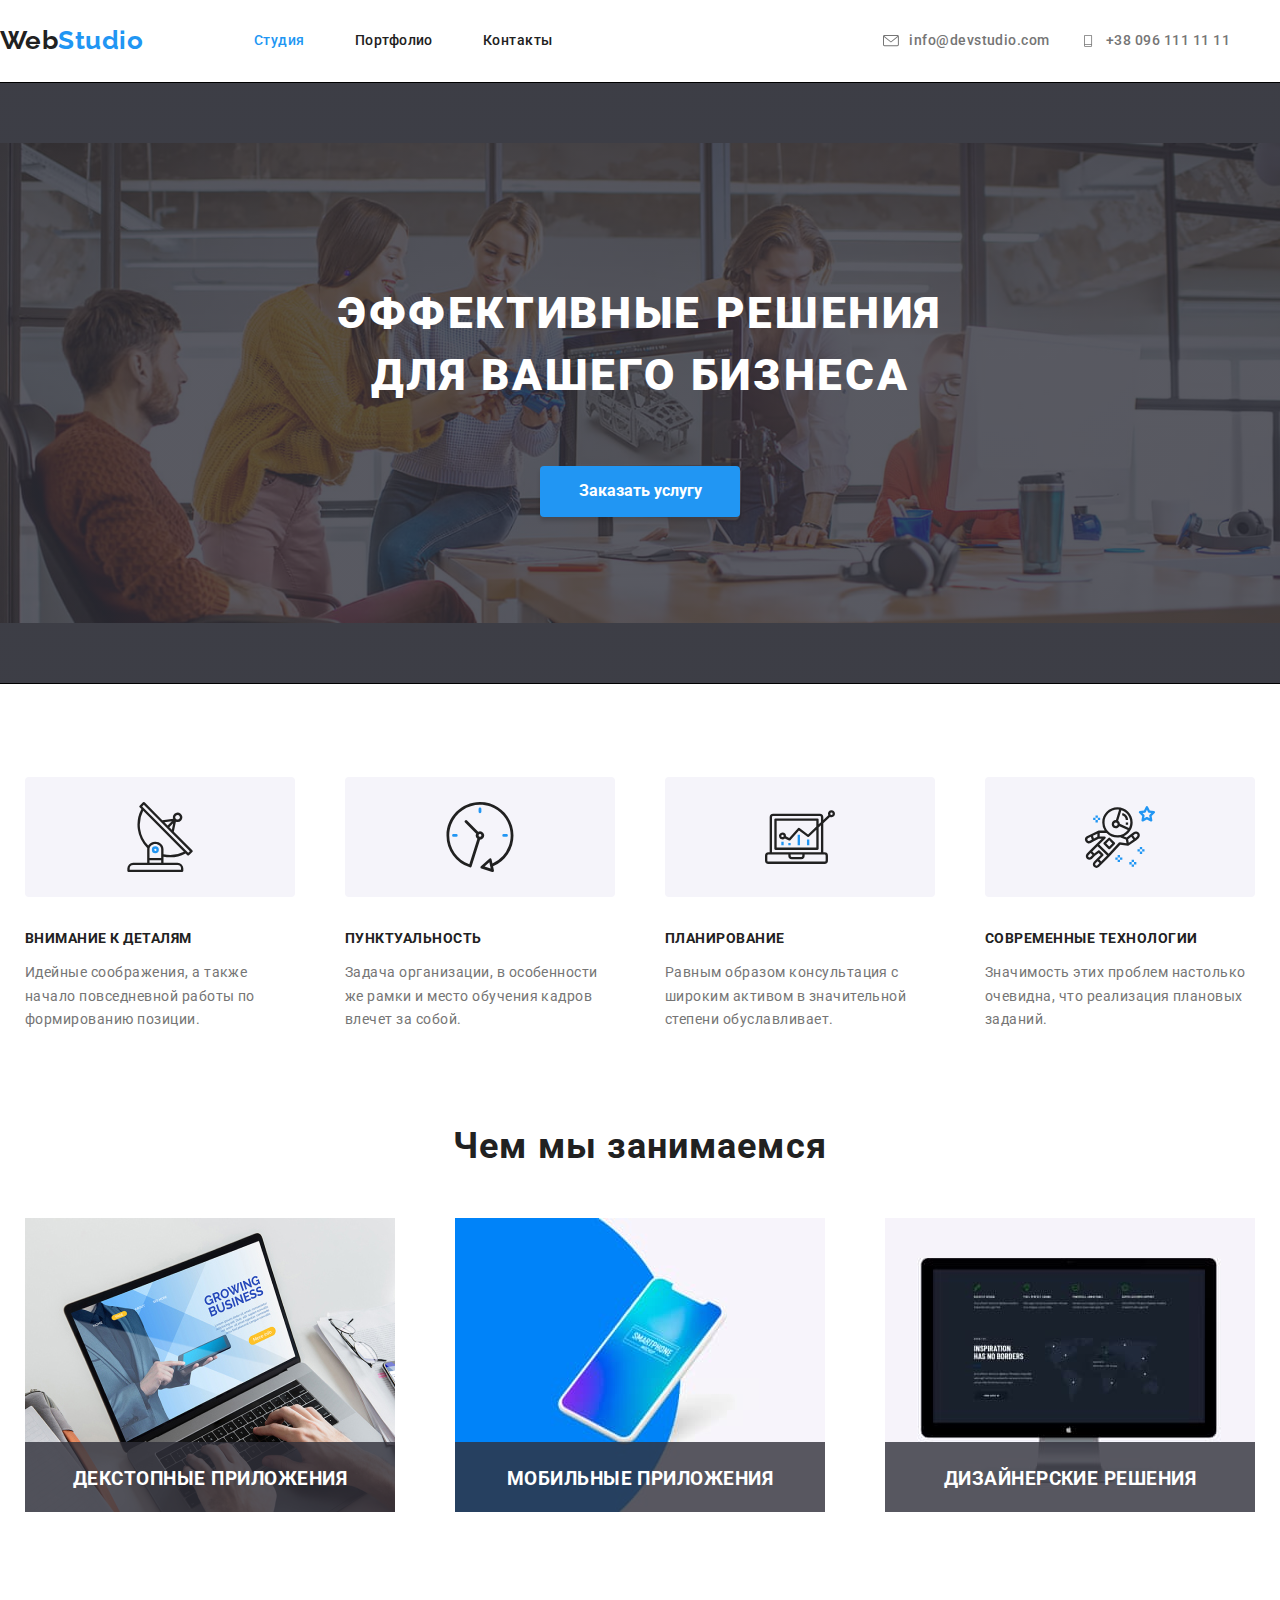
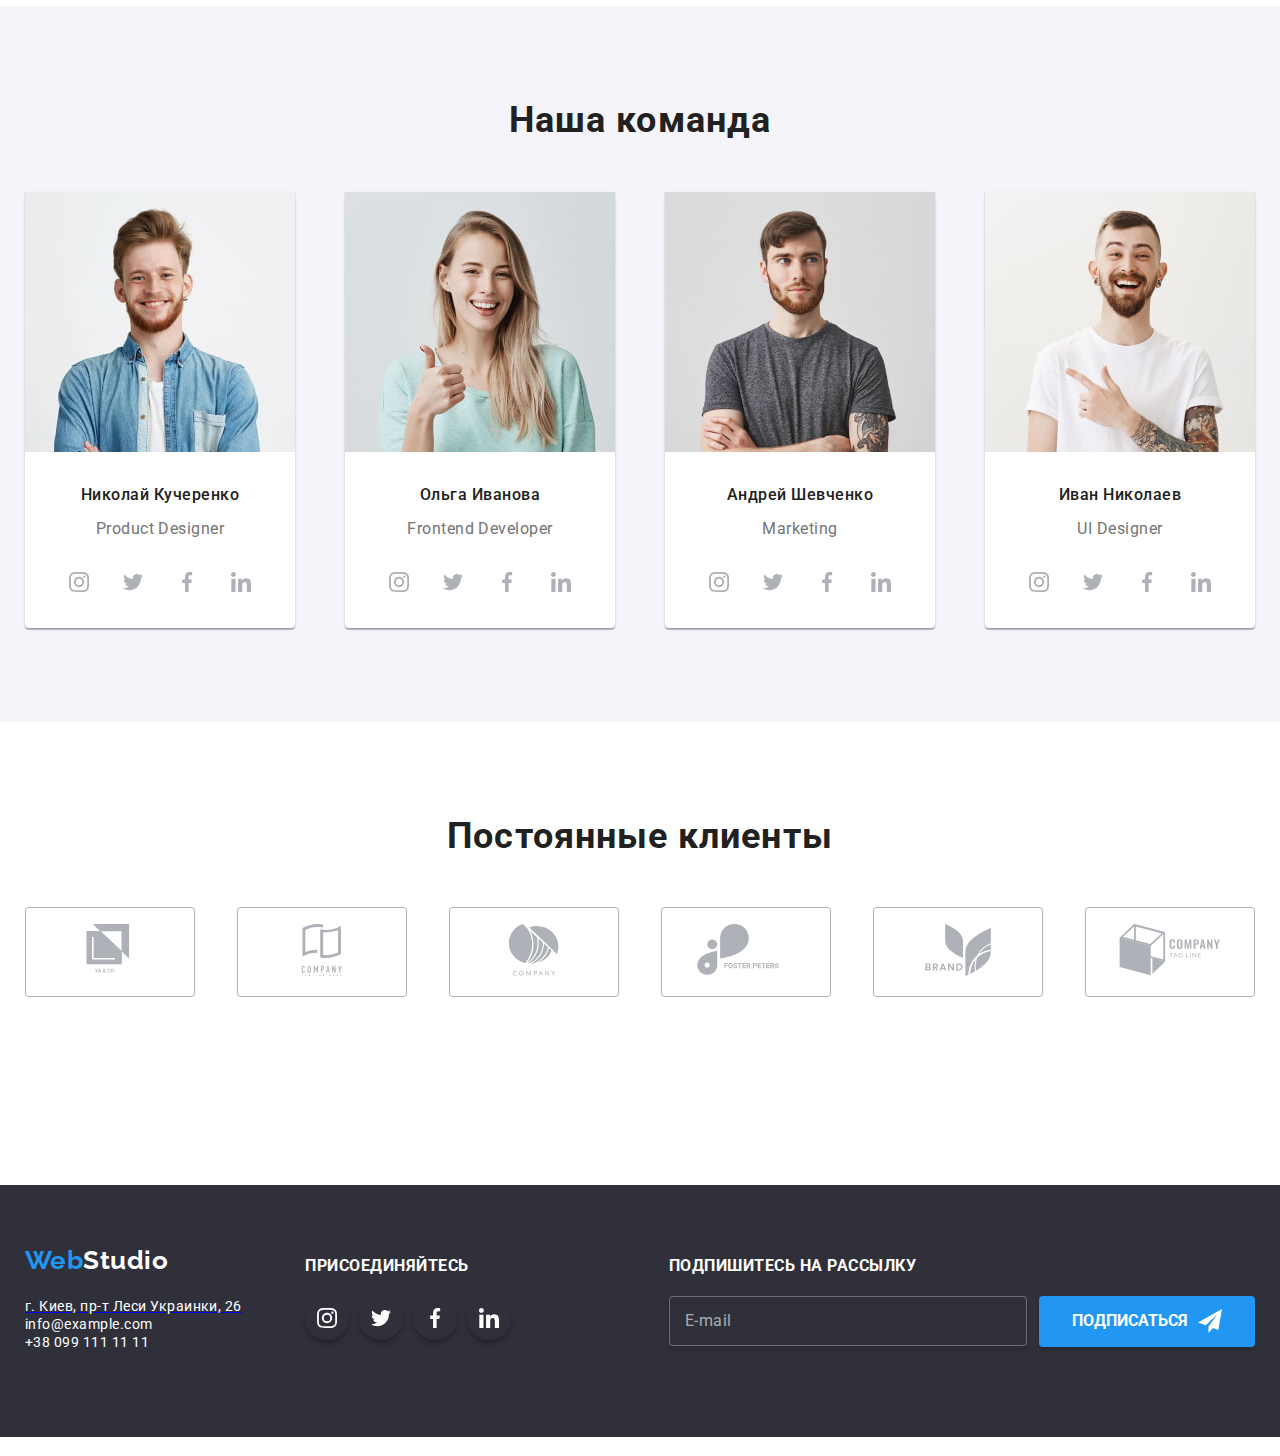
<file: index.html>
<!DOCTYPE html>
<html lang="en">
  <head>
    <meta charset="UTF-8" />
    <meta name="viewport" content="width=device-width, initial-scale=1.0" />
    <title>Web Studio</title>
    <link
      href="https://fonts.googleapis.com/css2?family=Raleway:wght@700&family=Roboto:wght@400;500;700;900&display=swap"
      rel="stylesheet"
    />
    <link
      rel="stylesheet"
      href="https://cdnjs.cloudflare.com/ajax/libs/modern-normalize/0.6.0/modern-normalize.min.css"
    />
    <link rel="stylesheet" href="./css/main.min.css" />
  </head>

  <body>
    <!-- Шапка сайта-->
    <header class="page-header">
      <div class="container main-nav">
        <div>
          <a href="./" class="logo"><span> Web</span> Studio</a>
        </div>
        <nav class="for-logo">
          <ul class="site-nav">
            <li class="item"><a href="" class="link-current">Студия</a></li>
            <li class="item">
              <a href="./portfolio.html" class="link">Портфолио</a>
            </li>
            <li class="item"><a href="" class="link">Контакты</a></li>
          </ul>
        </nav>
        <!-- КОНТАКТЫ-->
        <address>
          <ul class="auth-nav">
            <li class="item">
              <a href="mailto:info@devstudio.com">
                <div class="e-mail">
                  <svg class="auth-nav-icon">
                    <use href="./images/symbol-defs.svg#icon-envelope"></use>
                  </svg>
                  info@devstudio.com
                </div>
              </a>
            </li>

            <li class="item">
              <a href="tel:+380961111111">
                <div class="e-mail">
                  <svg class="auth-nav-icon">
                    <use href="./images/symbol-defs.svg#icon-phone"></use>
                  </svg>
                  +38 096 111 11 11
                </div>
              </a>
            </li>
          </ul>
        </address>
      </div>
    </header>

    <!--Герой-->

    <section class="hero">
      <div class="overlay">
        <div class="hero-text">
          <div class="hero-title-box">
            <h1 class="hero-title">
              Эффективные решения <br />
              для вашего бизнеса
            </h1>
          </div>
          <button class="primary-button" data-modal-open>
            Заказать услугу
          </button>
        </div>
      </div>
    </section>

    <!--Секция "Наши качества" без заголовка-->
    <section class="feature-section">
      <div class="container">
        <h2 class="section-title visually-hidden">Наши качества</h2>
        <ul class="feature-list">
          <li class="item">
            <div class="in-box">
              <svg class="in-box-icon">
                <use href="./images/symbol-defs.svg#icon-antenna1"></use>
              </svg>
            </div>

            <h3 class="title">ВНИМАНИЕ К ДЕТАЛЯМ</h3>
            <p class="description">
              Идейные соображения, а также начало повседневной работы по
              формированию позиции.
            </p>
          </li>

          <li class="item">
            <div class="in-box">
              <svg class="in-box-icon">
                <use href="./images/symbol-defs.svg#icon-clock1"></use>
              </svg>
            </div>
            <h3 class="title">ПУНКТУАЛЬНОСТЬ</h3>
            <p class="description">
              Задача организации, в особенности же рамки и место обучения кадров
              влечет за собой.
            </p>
          </li>

          <li class="item">
            <div class="in-box">
              <svg class="in-box-icon">
                <use href="./images/symbol-defs.svg#icon-diagram1"></use>
              </svg>
            </div>
            <h3 class="title">ПЛАНИРОВАНИЕ</h3>
            <p class="description">
              Равным образом консультация с широким активом в значительной
              степени обуславливает.
            </p>
          </li>

          <li class="item">
            <div class="in-box">
              <svg class="in-box-icon">
                <use href="./images/symbol-defs.svg#icon-astronaut1"></use>
              </svg>
            </div>
            <h3 class="title">СОВРЕМЕННЫЕ ТЕХНОЛОГИИ</h3>
            <p class="description">
              Значимость этих проблем настолько очевидна, что реализация
              плановых заданий.
            </p>
          </li>
        </ul>
      </div>
    </section>

    <!--Секция "Чем мы занимаемся"-->
    <section class="section">
      <div class="container">
        <h2 class="section-title">Чем мы занимаемся</h2>

        <ul class="actions-doing">
          <li class="element element1">
            <h3 class="title-activities">ДЕКСТОПНЫЕ ПРИЛОЖЕНИЯ</h3>
          </li>

          <li class="element element2">
            <h3 class="title-activities">МОБИЛЬНЫЕ ПРИЛОЖЕНИЯ</h3>
          </li>

          <li class="element element3">
            <h3 class="title-activities">ДИЗАЙНЕРСКИЕ РЕШЕНИЯ</h3>
          </li>
        </ul>
      </div>
    </section>

    <!--Секция "Наша команда"-->
    <section class="section-grey">
      <div class="container">
        <h2 class="section-title">Наша команда</h2>
        <ul class="team">
          <li class="card">
            <img src="./images/team1.jpg" alt="" />
            <p class="name"><b>Николай Кучеренко</b></p>
            <p class="position">Product Designer</p>
            <ul class="actions-team">
              <li>
                <a href="">
                  <div class="team-social">
                    <svg class="social-icon">
                      <use href="./images/symbol-defs.svg#icon-instagram"></use>
                    </svg>
                  </div>
                </a>
              </li>

              <li>
                <a href="">
                  <div class="team-social">
                    <svg class="social-icon">
                      <use href="./images/symbol-defs.svg#icon-twitter"></use>
                    </svg>
                  </div>
                </a>
              </li>
              <li>
                <a href="">
                  <div class="team-social">
                    <svg class="social-icon">
                      <use href="./images/symbol-defs.svg#icon-facebook"></use>
                    </svg>
                  </div>
                </a>
              </li>
              <li>
                <a href="">
                  <div class="team-social">
                    <svg class="social-icon">
                      <use href="./images/symbol-defs.svg#icon-linkedin"></use>
                    </svg>
                  </div>
                </a>
              </li>
            </ul>
          </li>

          <li class="card">
            <img src="./images/team2.jpg" alt="" />
            <p class="name"><b>Ольга Иванова</b></p>
            <p class="position">Frontend Developer</p>
            <ul class="actions-team">
              <li>
                <a href="">
                  <div class="team-social">
                    <svg class="social-icon">
                      <use href="./images/symbol-defs.svg#icon-instagram"></use>
                    </svg>
                  </div>
                </a>
              </li>
              <li>
                <a href="">
                  <div class="team-social">
                    <svg class="social-icon">
                      <use href="./images/symbol-defs.svg#icon-twitter"></use>
                    </svg>
                  </div>
                </a>
              </li>
              <li>
                <a href="">
                  <div class="team-social">
                    <svg class="social-icon">
                      <use href="./images/symbol-defs.svg#icon-facebook"></use>
                    </svg>
                  </div>
                </a>
              </li>
              <li>
                <a href="">
                  <div class="team-social">
                    <svg class="social-icon">
                      <use href="./images/symbol-defs.svg#icon-linkedin"></use>
                    </svg>
                  </div>
                </a>
              </li>
            </ul>
          </li>

          <li class="card">
            <img src="./images/team3.jpg" alt="" />
            <p class="name"><b>Андрей Шевченко</b></p>
            <p class="position">Marketing</p>
            <ul class="actions-team">
              <li>
                <a href="">
                  <div class="team-social">
                    <svg class="social-icon">
                      <use href="./images/symbol-defs.svg#icon-instagram"></use>
                    </svg>
                  </div>
                </a>
              </li>
              <li>
                <a href="">
                  <div class="team-social">
                    <svg class="social-icon">
                      <use href="./images/symbol-defs.svg#icon-twitter"></use>
                    </svg>
                  </div>
                </a>
              </li>
              <li>
                <a href="">
                  <div class="team-social">
                    <svg class="social-icon">
                      <use href="./images/symbol-defs.svg#icon-facebook"></use>
                    </svg>
                  </div>
                </a>
              </li>
              <li>
                <a href="">
                  <div class="team-social">
                    <svg class="social-icon">
                      <use href="./images/symbol-defs.svg#icon-linkedin"></use>
                    </svg>
                  </div>
                </a>
              </li>
            </ul>
          </li>

          <li class="card">
            <img src="./images/team4.jpg" alt="" />
            <p class="name"><b>Иван Николаев</b></p>
            <p class="position">UI Designer</p>
            <ul class="actions-team">
              <li>
                <a href="">
                  <div class="team-social">
                    <svg class="social-icon">
                      <use href="./images/symbol-defs.svg#icon-instagram"></use>
                    </svg>
                  </div>
                </a>
              </li>
              <li>
                <a href="">
                  <div class="team-social">
                    <svg class="social-icon">
                      <use href="./images/symbol-defs.svg#icon-twitter"></use>
                    </svg>
                  </div>
                </a>
              </li>
              <li>
                <a href="">
                  <div class="team-social">
                    <svg class="social-icon">
                      <use href="./images/symbol-defs.svg#icon-facebook"></use>
                    </svg>
                  </div>
                </a>
              </li>
              <li>
                <a href="">
                  <div class="team-social">
                    <svg class="social-icon">
                      <use href="./images/symbol-defs.svg#icon-linkedin"></use>
                    </svg>
                  </div>
                </a>
              </li>
            </ul>
          </li>
        </ul>
      </div>
    </section>

    <!--Секция "Постоянные клиенты"-->
    <section class="section">
      <div class="container">
        <h2 class="section-title">Постоянные клиенты</h2>
        <ul class="clients-logo">
          <li class="ellement">
            <a href="">
              <svg class="logo-item">
                <use href="./images/symbol-defs.svg#icon-logo1"></use>
              </svg>
            </a>
          </li>
          <li class="ellement">
            <a href="">
              <svg class="logo-item">
                <use href="./images/symbol-defs.svg#icon-logo2"></use>
              </svg>
            </a>
          </li>
          <li class="ellement">
            <a href="">
              <svg class="logo-item">
                <use href="./images/symbol-defs.svg#icon-logo3"></use>
              </svg>
            </a>
          </li>
          <li class="ellement">
            <a href="">
              <svg class="logo-item">
                <use href="./images/symbol-defs.svg#icon-logo4"></use>
              </svg>
            </a>
          </li>
          <li class="ellement">
            <a href="">
              <svg class="logo-item">
                <use href="./images/symbol-defs.svg#icon-logo5"></use>
              </svg>
            </a>
          </li>
          <li class="ellement">
            <a href="">
              <svg class="logo-item">
                <use href="./images/symbol-defs.svg#icon-logo6"></use>
              </svg>
            </a>
          </li>
        </ul>
      </div>
    </section>

    <!--Footer-->

    <!--Контакты-->
    <section class="footer-background">
      <div class="container footer">
        <div class="footer-color">
          <div class="footer-logo">
            <a href="/" class="logo">
              <span class="web"> Web</span>
              <span class="logo-studio"> Studio</span>
            </a>
          </div>
          <div>
            <ul class="footer-contacts">
              <li>
                <a
                  href="https://www.google.com/maps/place/%D0%B1%D1%83%D0%BB.+%D0%9B%D0%B5%D1%81%D0%B8+%D0%A3%D0%BA%D1%80%D0%B0%D0%B8%D0%BD%D0%BA%D0%B8,+26,+%D0%9A%D0%B8%D0%B5%D0%B2,+02000/data=!4m2!3m1!1s0x40d4cf0e033ecbe9:0x57a4dffefec77da0?sa=X&ved=2ahUKEwil2_LGnePpAhUHx4sKHc13CLYQ8gEwAHoECAsQAQ"
                >
                  <span class="footer-text"
                    >г. Киев, пр-т Леси Украинки, 26</span
                  >
                </a>
              </li>

              <li>
                <a href="mailto:info@example.com" class="footer-text"
                  >info@example.com
                </a>
              </li>

              <li>
                <a href="tel:+380961111111" class="footer-text">
                  +38 099 111 11 11</a
                >
              </li>
            </ul>
          </div>
        </div>

        <!--Присоединяйтесь-->
        <div class="middle">
          <h4 class="footer-color-middle">ПРИСОЕДИНЯЙТЕСЬ</h4>
          <ul class="social-footer-box">
            <li class="s-element">
              <a href="">
                <div class="footer-social">
                  <svg class="footer-social-icon">
                    <use href="./images/symbol-defs.svg#icon-instagram"></use>
                  </svg>
                </div>
              </a>
            </li>
            <li class="s-element">
              <a href="">
                <div class="footer-social">
                  <svg class="footer-social-icon">
                    <use href="./images/symbol-defs.svg#icon-twitter"></use>
                  </svg>
                </div>
              </a>
            </li>
            <li class="s-element">
              <a href="">
                <div class="footer-social">
                  <svg class="footer-social-icon">
                    <use href="./images/symbol-defs.svg#icon-facebook"></use>
                  </svg>
                </div>
              </a>
            </li>
            <li>
              <a href="">
                <div class="footer-social">
                  <svg class="footer-social-icon">
                    <use href="./images/symbol-defs.svg#icon-linkedin"></use>
                  </svg>
                </div>
              </a>
            </li>
          </ul>
        </div>

        <!--Подпишитесь на рассылку-->
        <form class="footer-color-last">
          <h4 class="footer-color-middle">ПОДПИШИТЕСЬ НА РАССЫЛКУ</h4>
          <div class="form">
            <div class="form-element">
              <input
                class="for-mail"
                type="text"
                id="e-mail"
                name="e-mail"
                placeholder=" "
              />
              <label class="for-mail-text" for="e-mail">E-mail</label>
            </div>

            <div class="form-element">
              <button class="primary-button subscribe">
                ПОДПИСАТЬСЯ
                <svg class="icon-send">
                  <use href="./images/symbol-defs.svg#icon-icon-send"></use>
                </svg>
              </button>
            </div>
          </div>
        </form>
      </div>
    </section>

    <!-- Модальное окно -->
    <form class="form js-speaker-form">
      <div class="backdrop is-hidden" data-modal>
        <div class="modal">
          <button class="close-button" data-modal-close></button>

          <p class="text-modal-header">
            Оставьте свои данные, мы вам перезвоним
          </p>

          <div class="form-field">
            <input
              type="text"
              class="form-input"
              name="name"
              id="name"
              placeholder=" "
              autofocus
            />
            <label for="name" class="form-label">Имя</label>

            <svg
              width="12"
              height="12"
              viewBox="0 0 12 12"
              xmlns="http://www.w3.org/2000/svg"
              class="person-icon"
            >
              <path
                d="M6 6C7.6575 6 9 4.6575 9 3C9 1.3425 7.6575 0 6 0C4.3425 0 3 1.3425 3 3C3 4.6575 4.3425 6 6 6ZM6 7.5C3.9975 7.5 0 8.505 0 10.5V11.25C0 11.6625 0.3375 12 0.75 12H11.25C11.6625 12 12 11.6625 12 11.25V10.5C12 8.505 8.0025 7.5 6 7.5Z"
              />
            </svg>
          </div>

          <div class="form-field">
            <input
              type="tel"
              class="form-input"
              name="tel"
              id="tel"
              placeholder=" "
            />
            <label for="tel" class="form-label">Телефон</label>
            <svg
              width="18"
              height="18"
              viewBox="0 0 18 18"
              xmlns="http://www.w3.org/2000/svg"
              class="person-icon"
            >
              <path
                d="M13.996 11.1226L12.1579 10.9127C11.7164 10.8621 11.2822 11.0141 10.9711 11.3252L9.63948 12.6568C7.59147 11.6147 5.91254 9.94301 4.87044 7.88775L6.20925 6.54894C6.52043 6.23775 6.6724 5.80355 6.62174 5.3621L6.41188 3.53842C6.32504 2.8075 5.70991 2.2575 4.97176 2.2575H3.71979C2.90203 2.2575 2.22178 2.93776 2.27243 3.75552C2.65598 9.93577 7.59871 14.8713 13.7717 15.2548C14.5894 15.3055 15.2697 14.6252 15.2697 13.8075V12.5555C15.2769 11.8246 14.7269 11.2095 13.996 11.1226Z"
              />
            </svg>
          </div>

          <div class="form-field">
            <input
              type="email"
              class="form-input"
              name="mail"
              id="mail"
              placeholder=" "
            />
            <label for="mail" class="form-label">Почта</label>
            <svg
              width="18"
              height="18"
              viewBox="0 0 18 18"
              xmlns="http://www.w3.org/2000/svg"
              class="person-icon"
            >
              <path
                d="M15 3H3C2.175 3 1.5075 3.675 1.5075 4.5L1.5 13.5C1.5 14.325 2.175 15 3 15H15C15.825 15 16.5 14.325 16.5 13.5V4.5C16.5 3.675 15.825 3 15 3ZM14.7 6.1875L9.3975 9.5025C9.1575 9.6525 8.8425 9.6525 8.6025 9.5025L3.3 6.1875C3.1125 6.0675 3 5.865 3 5.6475C3 5.145 3.5475 4.845 3.975 5.1075L9 8.25L14.025 5.1075C14.4525 4.845 15 5.145 15 5.6475C15 5.865 14.8875 6.0675 14.7 6.1875Z"
              />
            </svg>
          </div>

          <div class="form-field">
            <textarea
              class="form-comment"
              name="comment"
              id="comment"
              rows="8"
              placeholder=" "
            ></textarea>
            <label for="comment" class="comment-label">Комментарий</label>
          </div>

          <div class="form-field">
            <label class="label-check">
              <input
                class="checkbox"
                type="checkbox"
                name="policy"
                value="accept"
              />
              <span class="checkbox-icon"></span>
              <span class="check-text">Соглашаюсь с рассылкой и принимаю</span>
              <a class="check-text accept-contract" href="">Условия договора</a>
            </label>
          </div>

          <div>
            <button type="submit" class="modal-button" data-modal-close>
              Отправить
            </button>
          </div>
        </div>
      </div>
    </form>

    <script src="./js/modal.js"></script>
  </body>
</html>
</file>
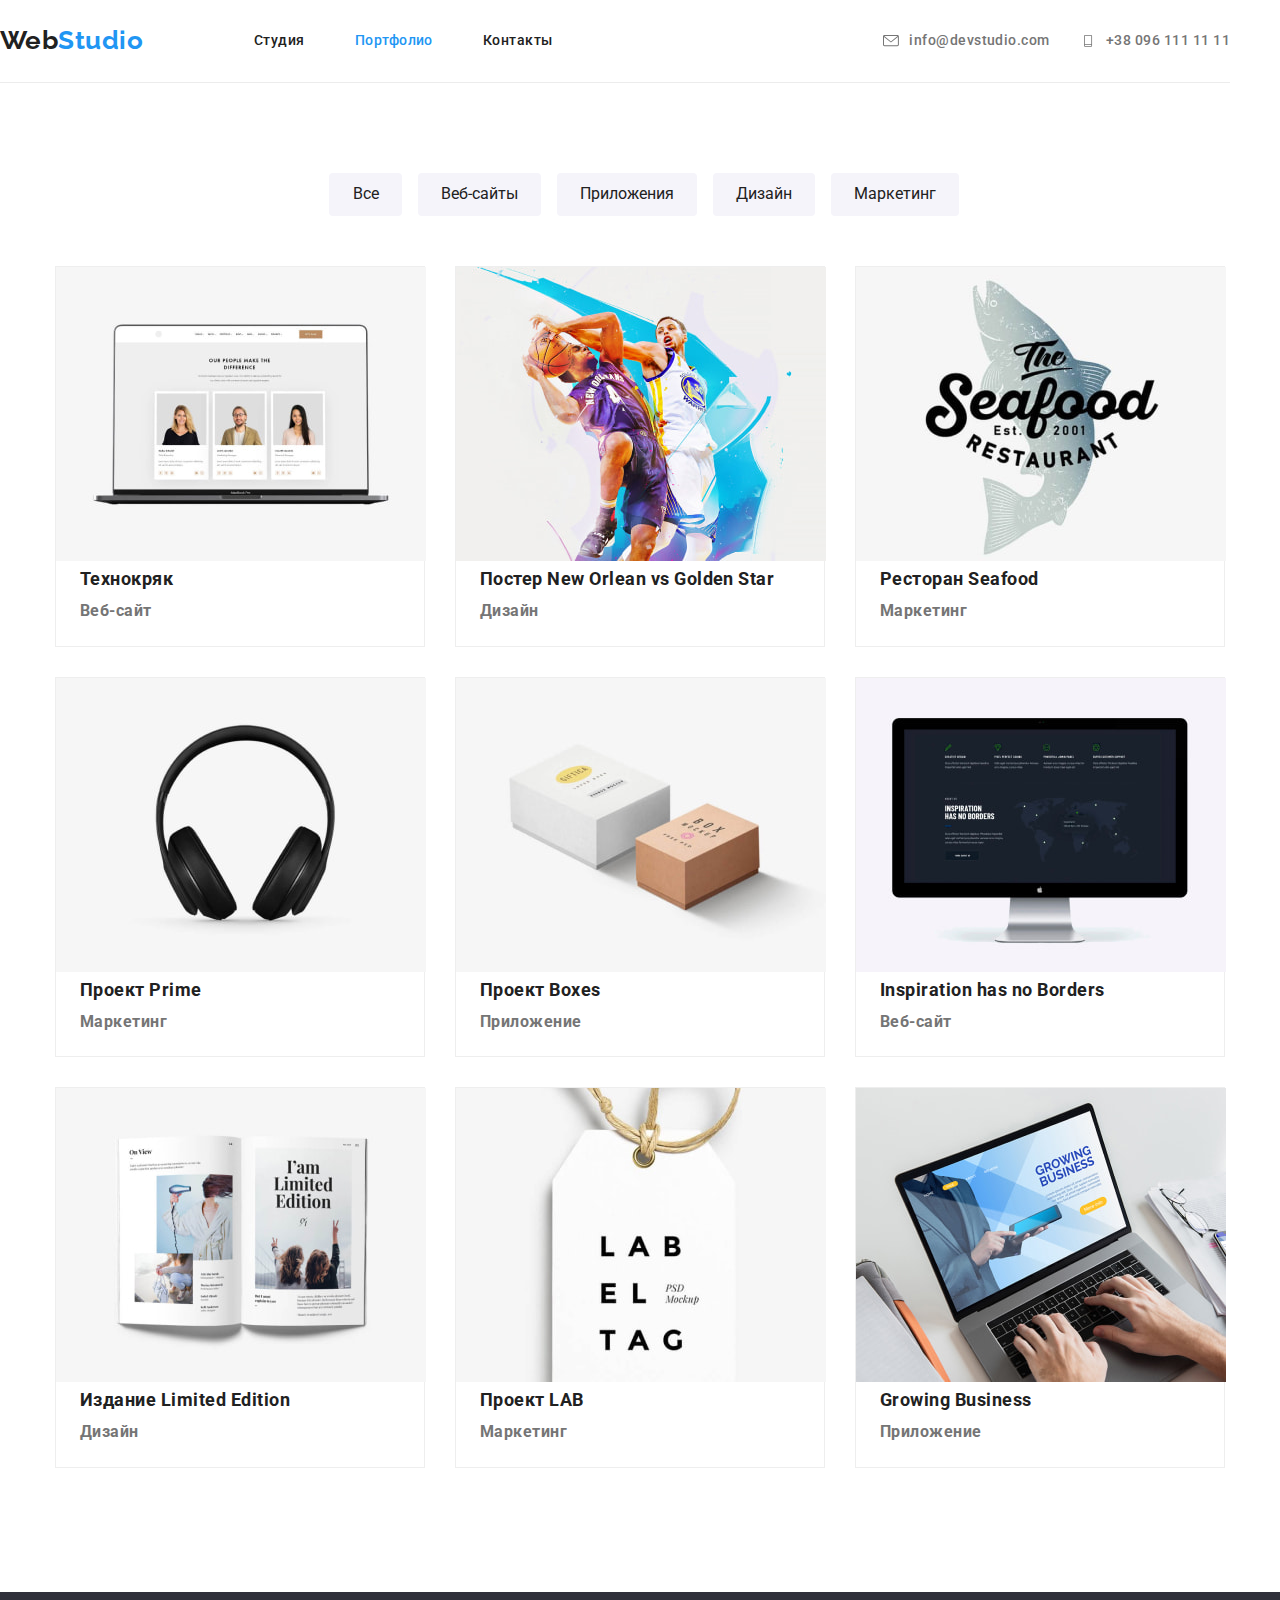
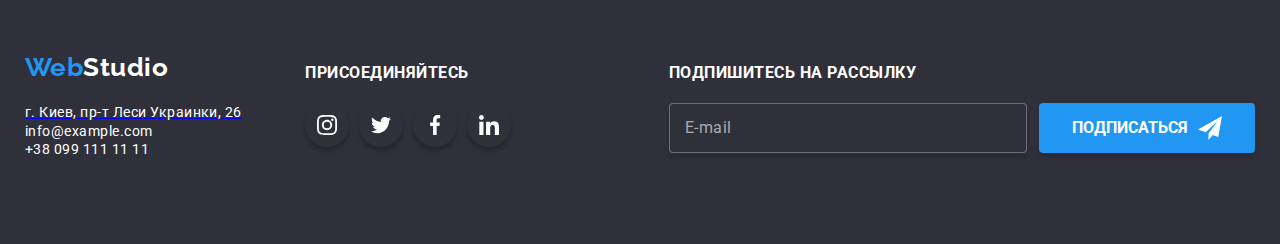
<file: portfolio.html>
<!DOCTYPE html>
<html lang="en">
  <head>
    <meta charset="UTF-8" />
    <meta name="viewport" content="width=device-width, initial-scale=1.0" />
    <title>Web Studio</title>
    <link
      href="https://fonts.googleapis.com/css2?family=Raleway:wght@700&family=Roboto:wght@400;500;700;900&display=swap"
      rel="stylesheet"
    />
    <link
      rel="stylesheet"
      href="https://cdnjs.cloudflare.com/ajax/libs/modern-normalize/0.6.0/modern-normalize.min.css"
    />
    <link rel="stylesheet" href="./css/main.css" />
  </head>

  <body>
    <!-- Шапка сайта-->

    <header class="page-header">
      <div class="container main-nav">
        <div>
          <a href="./" class="logo"><span> Web</span> Studio</a>
        </div>
        <nav class="for-logo">
          <ul class="site-nav">
            <li class="item"><a href="./index.html" class="link">Студия</a></li>
            <li class="item"><a href="" class="link-current">Портфолио</a></li>
            <li class="item"><a href="" class="link">Контакты</a></li>
          </ul>
        </nav>
        <!-- КОНТАКТЫ форма-->
        <address>
          <ul class="auth-nav">
            <li class="item">
              <a href="mailto:info@devstudio.com">
                <div class="e-mail">
                  <svg class="auth-nav-icon">
                    <use href="./images/symbol-defs.svg#icon-envelope"></use>
                  </svg>
                  info@devstudio.com
                </div>
              </a>
            </li>

            <li class="item">
              <a href="tel:+380961111111">
                <div class="e-mail">
                  <svg class="auth-nav-icon">
                    <use href="./images/symbol-defs.svg#icon-phone"></use>
                  </svg>
                  +38 096 111 11 11
                </div>
              </a>
            </li>
          </ul>
        </address>
      </div>
    </header>

    <!--Фильтры "Разделы портфолио"-->

    <section class="container">
      <h1 class="visually-hidden">Фильтры "Разделы портфолио"</h1>

      <ul class="button-container">
        <li class="p-element"><button class="portfolio-button">Все</button></li>
        <li class="p-element">
          <button class="portfolio-button">Веб-сайты</button>
        </li>
        <li class="p-element">
          <button class="portfolio-button">Приложения</button>
        </li>
        <li class="p-element">
          <button class="portfolio-button">Дизайн</button>
        </li>
        <li class="p-element">
          <button class="portfolio-button">Маркетинг</button>
        </li>
      </ul>

      <!--Примеры работ-->

      <div class="conteiner">
        <ul class="portfolio-list">
          <li class="port-element">
            <a class="portfolio-title" href="">
              <div class="box-specialty">
                <img src="./images/portfolio-img/portfolio1.jpg" alt="" />
                <div class="specialty">
                  <p class="portfolio-title-hover">
                    Технокряк это современная площадка распространения
                    коронавируса. Компании используют эту платформу для
                    цифрового шпионажа и атак на защищённые сервера конкурентов.
                  </p>
                </div>
              </div>
              <h2>Технокряк</h2>
              <p class="descrip">Веб-сайт</p>
            </a>
          </li>

          <li class="port-element">
            <a class="portfolio-title" href="">
              <div class="box-specialty">
                <img src="./images/portfolio-img/portfolio2.jpg" alt="" />
                <div class="specialty">
                  <p class="portfolio-title-hover">
                    Технокряк это современная площадка распространения
                    коронавируса. Компании используют эту платформу для
                    цифрового шпионажа и атак на защищённые сервера конкурентов.
                  </p>
                </div>
              </div>
              <h2>Постер New Orlean vs Golden Star</h2>
              <p class="descrip">Дизайн</p>
            </a>
          </li>

          <li class="port-element">
            <a class="portfolio-title" href="">
              <div class="box-specialty">
                <img src="./images/portfolio-img/portfolio3.jpg" alt="" />
                <div class="specialty">
                  <p class="portfolio-title-hover">
                    Технокряк это современная площадка распространения
                    коронавируса. Компании используют эту платформу для
                    цифрового шпионажа и атак на защищённые сервера конкурентов.
                  </p>
                </div>
              </div>
              <h2>Ресторан Seafood</h2>
              <p class="descrip">Маркетинг</p>
            </a>
          </li>

          <li class="port-element">
            <a class="portfolio-title" href="">
              <div class="box-specialty">
                <img src="./images/portfolio-img/portfolio4.jpg" alt="" />
                <div class="specialty">
                  <p class="portfolio-title-hover">
                    Технокряк это современная площадка распространения
                    коронавируса. Компании используют эту платформу для
                    цифрового шпионажа и атак на защищённые сервера конкурентов.
                  </p>
                </div>
              </div>
              <h2>Проект Prime</h2>
              <p class="descrip">Маркетинг</p>
            </a>
          </li>

          <li class="port-element">
            <a class="portfolio-title" href="">
              <div class="box-specialty">
                <img src="./images/portfolio-img/portfolio5.jpg" alt="" />
                <div class="specialty">
                  <p class="portfolio-title-hover">
                    Технокряк это современная площадка распространения
                    коронавируса. Компании используют эту платформу для
                    цифрового шпионажа и атак на защищённые сервера конкурентов.
                  </p>
                </div>
              </div>
              <h2>Проект Boxes</h2>
              <p class="descrip">Приложение</p>
            </a>
          </li>

          <li class="port-element">
            <a class="portfolio-title" href="">
              <div class="box-specialty">
                <img src="./images/portfolio-img/portfolio6.jpg" alt="" />
                <div class="specialty">
                  <p class="portfolio-title-hover">
                    Технокряк это современная площадка распространения
                    коронавируса. Компании используют эту платформу для
                    цифрового шпионажа и атак на защищённые сервера конкурентов.
                  </p>
                </div>
              </div>
              <h2>Inspiration has no Borders</h2>
              <p class="descrip">Веб-сайт</p>
            </a>
          </li>

          <li class="port-element">
            <a class="portfolio-title" href="">
              <div class="box-specialty">
                <img src="./images/portfolio-img/portfolio7.jpg" alt="" />
                <div class="specialty">
                  <p class="portfolio-title-hover">
                    Технокряк это современная площадка распространения
                    коронавируса. Компании используют эту платформу для
                    цифрового шпионажа и атак на защищённые сервера конкурентов.
                  </p>
                </div>
              </div>
              <h2>Издание Limited Edition</h2>
              <p class="descrip">Дизайн</p>
            </a>
          </li>

          <li class="port-element">
            <a class="portfolio-title" href="">
              <div class="box-specialty">
                <img src="./images/portfolio-img/portfolio8.jpg" alt="" />
                <div class="specialty">
                  <p class="portfolio-title-hover">
                    Технокряк это современная площадка распространения
                    коронавируса. Компании используют эту платформу для
                    цифрового шпионажа и атак на защищённые сервера конкурентов.
                  </p>
                </div>
              </div>
              <h2>Проект LAB</h2>
              <p class="descrip">Маркетинг</p>
            </a>
          </li>

          <li class="port-element">
            <a class="portfolio-title" href="">
              <div class="box-specialty">
                <img src="./images/portfolio-img/portfolio9.jpg" alt="" />
                <div class="specialty">
                  <p class="portfolio-title-hover">
                    Технокряк это современная площадка распространения
                    коронавируса. Компании используют эту платформу для
                    цифрового шпионажа и атак на защищённые сервера конкурентов.
                  </p>
                </div>
              </div>
              <h2>Growing Business</h2>
              <p class="descrip">Приложение</p>
            </a>
          </li>
        </ul>
      </div>
    </section>

    <!--Footer-->

    <!--Контакты-->
    <section class="footer-background">
      <div class="container footer">
        <div class="footer-color">
          <div class="footer-logo">
            <a href="/" class="logo">
              <span class="web"> Web</span>
              <span class="logo-studio"> Studio</span>
            </a>
          </div>
          <div>
            <ul class="footer-contacts">
              <li>
                <a
                  href="https://www.google.com/maps/place/%D0%B1%D1%83%D0%BB.+%D0%9B%D0%B5%D1%81%D0%B8+%D0%A3%D0%BA%D1%80%D0%B0%D0%B8%D0%BD%D0%BA%D0%B8,+26,+%D0%9A%D0%B8%D0%B5%D0%B2,+02000/data=!4m2!3m1!1s0x40d4cf0e033ecbe9:0x57a4dffefec77da0?sa=X&ved=2ahUKEwil2_LGnePpAhUHx4sKHc13CLYQ8gEwAHoECAsQAQ"
                >
                  <span class="footer-text"
                    >г. Киев, пр-т Леси Украинки, 26</span
                  >
                </a>
              </li>

              <li>
                <a href="mailto:info@example.com" class="footer-text"
                  >info@example.com
                </a>
              </li>

              <li>
                <a href="tel:+380961111111" class="footer-text">
                  +38 099 111 11 11</a
                >
              </li>
            </ul>
          </div>
        </div>

        <!--Присоединяйтесь-->
        <div class="middle">
          <h4 class="footer-color-middle">ПРИСОЕДИНЯЙТЕСЬ</h4>
          <ul class="social-footer-box">
            <li class="s-element">
              <a href="">
                <div class="footer-social">
                  <svg class="footer-social-icon">
                    <use href="./images/symbol-defs.svg#icon-instagram"></use>
                  </svg>
                </div>
              </a>
            </li>
            <li class="s-element">
              <a href="">
                <div class="footer-social">
                  <svg class="footer-social-icon">
                    <use href="./images/symbol-defs.svg#icon-twitter"></use>
                  </svg>
                </div>
              </a>
            </li>
            <li class="s-element">
              <a href="">
                <div class="footer-social">
                  <svg class="footer-social-icon">
                    <use href="./images/symbol-defs.svg#icon-facebook"></use>
                  </svg>
                </div>
              </a>
            </li>
            <li>
              <a href="">
                <div class="footer-social">
                  <svg class="footer-social-icon">
                    <use href="./images/symbol-defs.svg#icon-linkedin"></use>
                  </svg>
                </div>
              </a>
            </li>
          </ul>
        </div>

        <!--Подпишитесь на рассылку-->
        <form class="footer-color-last">
          <h4 class="footer-color-middle">ПОДПИШИТЕСЬ НА РАССЫЛКУ</h4>
          <div class="form">
            <div class="form-element">
              <input
                class="for-mail"
                type="text"
                name="name"
                id="e-mail"
                name="e-mail"
                placeholder=" "
              />
              <label class="for-mail-text" for="e-mail">E-mail</label>
            </div>

            <div class="form-element">
              <button class="primary-button subscribe">
                ПОДПИСАТЬСЯ
                <svg class="icon-send">
                  <use href="./images/symbol-defs.svg#icon-icon-send"></use>
                </svg>
              </button>
            </div>
          </div>
        </form>
      </div>
    </section>
  </body>
</html>
</file>
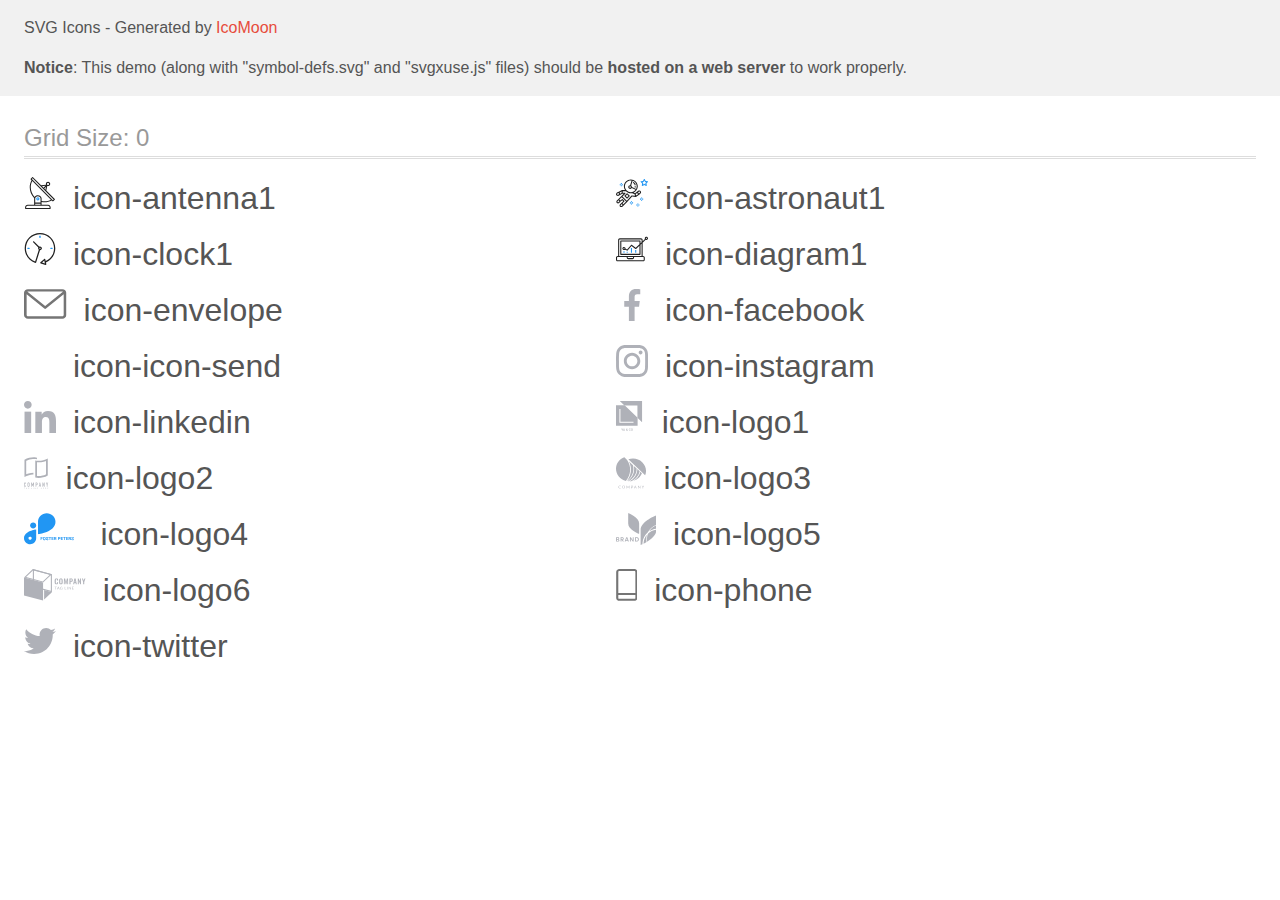
<file: images/icomoon/demo-external-svg.html>
<!doctype html>
<html>
<head>
    <title>IcoMoon - SVG Icons</title>
    <meta charset="utf-8">
    <meta name="viewport" content="width=device-width, initial-scale=1">
    <link rel="stylesheet" href="demo-files/demo.css">
    <link rel="stylesheet" href="style.css">
</head>
<body>
<header class="bgc1 clearfix">
<div class="mhl">
    <p>SVG Icons - Generated by <a href="https://icomoon.io/app">IcoMoon</a></p><p><strong>Notice</strong>: This demo (along with "symbol-defs.svg" and "svgxuse.js" files) should be <b>hosted on a web server</b> to work properly.</p>
</div>
</header>
    <div class="clearfix mhl ptl">
        <h1 class="mvm mtn fgc1">Grid Size: 0</h1>
        <div class="glyph fs1">
            <div class="clearfix pbs">
                <svg class="icon icon-antenna1"><use xlink:href="symbol-defs.svg#icon-antenna1"></use></svg><span class="name"> icon-antenna1</span>
            </div>
        </div>
        <div class="glyph fs1">
            <div class="clearfix pbs">
                <svg class="icon icon-astronaut1"><use xlink:href="symbol-defs.svg#icon-astronaut1"></use></svg><span class="name"> icon-astronaut1</span>
            </div>
        </div>
        <div class="glyph fs1">
            <div class="clearfix pbs">
                <svg class="icon icon-clock1"><use xlink:href="symbol-defs.svg#icon-clock1"></use></svg><span class="name"> icon-clock1</span>
            </div>
        </div>
        <div class="glyph fs1">
            <div class="clearfix pbs">
                <svg class="icon icon-diagram1"><use xlink:href="symbol-defs.svg#icon-diagram1"></use></svg><span class="name"> icon-diagram1</span>
            </div>
        </div>
        <div class="glyph fs1">
            <div class="clearfix pbs">
                <svg class="icon icon-envelope"><use xlink:href="symbol-defs.svg#icon-envelope"></use></svg><span class="name"> icon-envelope</span>
            </div>
        </div>
        <div class="glyph fs1">
            <div class="clearfix pbs">
                <svg class="icon icon-facebook"><use xlink:href="symbol-defs.svg#icon-facebook"></use></svg><span class="name"> icon-facebook</span>
            </div>
        </div>
        <div class="glyph fs1">
            <div class="clearfix pbs">
                <svg class="icon icon-icon-send"><use xlink:href="symbol-defs.svg#icon-icon-send"></use></svg><span class="name"> icon-icon-send</span>
            </div>
        </div>
        <div class="glyph fs1">
            <div class="clearfix pbs">
                <svg class="icon icon-instagram"><use xlink:href="symbol-defs.svg#icon-instagram"></use></svg><span class="name"> icon-instagram</span>
            </div>
        </div>
        <div class="glyph fs1">
            <div class="clearfix pbs">
                <svg class="icon icon-linkedin"><use xlink:href="symbol-defs.svg#icon-linkedin"></use></svg><span class="name"> icon-linkedin</span>
            </div>
        </div>
        <div class="glyph fs1">
            <div class="clearfix pbs">
                <svg class="icon icon-logo1"><use xlink:href="symbol-defs.svg#icon-logo1"></use></svg><span class="name"> icon-logo1</span>
            </div>
        </div>
        <div class="glyph fs1">
            <div class="clearfix pbs">
                <svg class="icon icon-logo2"><use xlink:href="symbol-defs.svg#icon-logo2"></use></svg><span class="name"> icon-logo2</span>
            </div>
        </div>
        <div class="glyph fs1">
            <div class="clearfix pbs">
                <svg class="icon icon-logo3"><use xlink:href="symbol-defs.svg#icon-logo3"></use></svg><span class="name"> icon-logo3</span>
            </div>
        </div>
        <div class="glyph fs1">
            <div class="clearfix pbs">
                <svg class="icon icon-logo4"><use xlink:href="symbol-defs.svg#icon-logo4"></use></svg><span class="name"> icon-logo4</span>
            </div>
        </div>
        <div class="glyph fs1">
            <div class="clearfix pbs">
                <svg class="icon icon-logo5"><use xlink:href="symbol-defs.svg#icon-logo5"></use></svg><span class="name"> icon-logo5</span>
            </div>
        </div>
        <div class="glyph fs1">
            <div class="clearfix pbs">
                <svg class="icon icon-logo6"><use xlink:href="symbol-defs.svg#icon-logo6"></use></svg><span class="name"> icon-logo6</span>
            </div>
        </div>
        <div class="glyph fs1">
            <div class="clearfix pbs">
                <svg class="icon icon-phone"><use xlink:href="symbol-defs.svg#icon-phone"></use></svg><span class="name"> icon-phone</span>
            </div>
        </div>
        <div class="glyph fs1">
            <div class="clearfix pbs">
                <svg class="icon icon-twitter"><use xlink:href="symbol-defs.svg#icon-twitter"></use></svg><span class="name"> icon-twitter</span>
            </div>
        </div>
  </div>
<script defer src="svgxuse.js"></script>
</body>
</html>
</file>
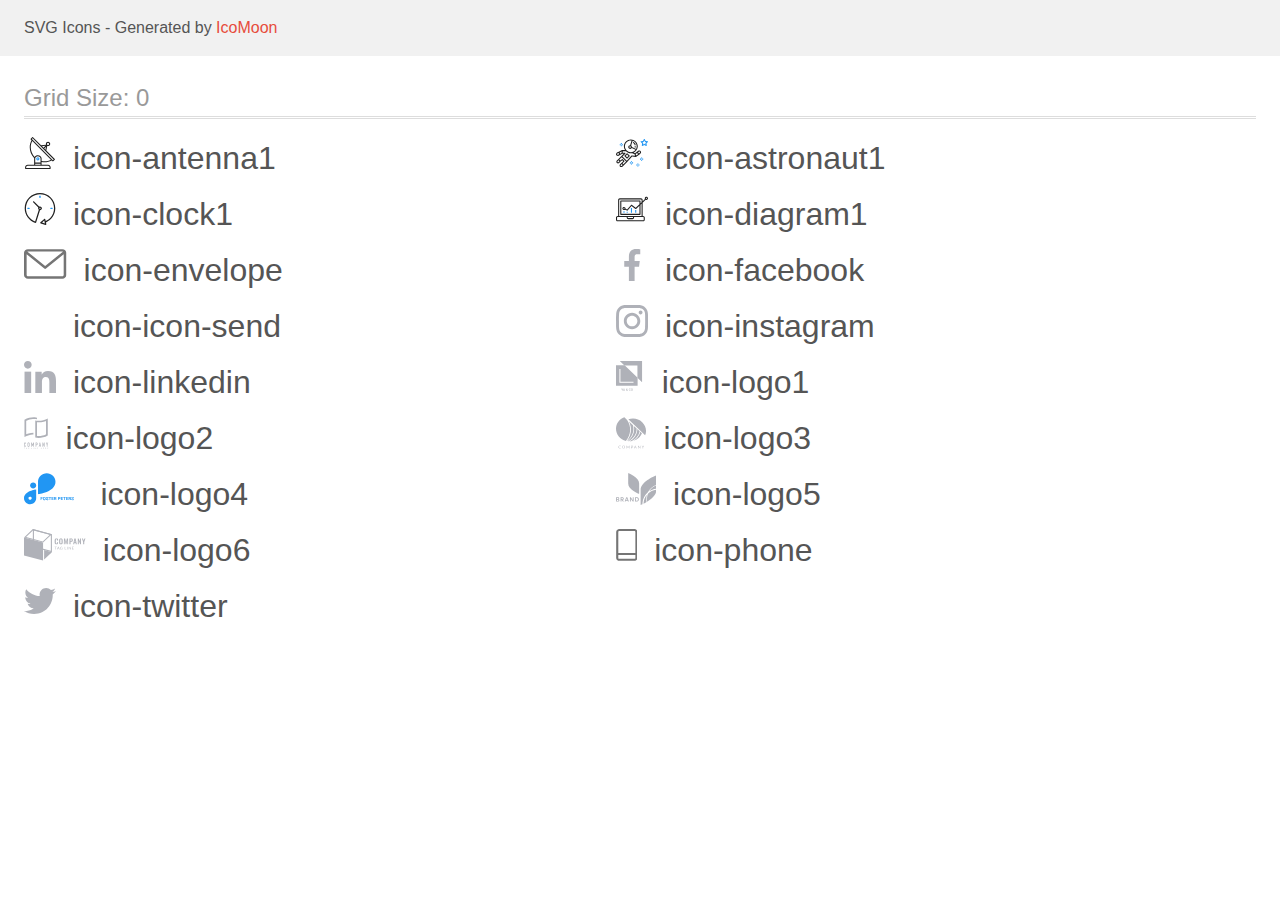
<file: images/icomoon/demo.html>
<!doctype html>
<html>
<head>
    <title>IcoMoon - SVG Icons</title>
    <meta charset="utf-8">
    <meta name="viewport" content="width=device-width, initial-scale=1">
    <link rel="stylesheet" href="demo-files/demo.css">
    <link rel="stylesheet" href="style.css">
</head>
<body>
<svg aria-hidden="true" style="position: absolute; width: 0; height: 0; overflow: hidden;" version="1.1" xmlns="http://www.w3.org/2000/svg" xmlns:xlink="http://www.w3.org/1999/xlink">
<defs>
<symbol id="icon-antenna1" viewBox="0 0 32 32">
<path fill="#212121" style="fill: var(--color1, #212121)" d="M30.773 22.098l-8.443-8.505 0.937-4.615c0.242 0.094 0.499 0.144 0.758 0.146h0.006c1.192 0.014 2.17-0.941 2.184-2.133s-0.941-2.17-2.133-2.184c-1.192-0.014-2.17 0.941-2.184 2.133-0.003 0.255 0.039 0.509 0.125 0.749l-4.96 0.605-8.091-8.133c-0.099-0.101-0.235-0.159-0.377-0.16-0.14 0.001-0.274 0.056-0.373 0.155l-1.513 1.504c-0.208 0.208-0.208 0.546 0 0.754l0.814 0.826c-3.153 5.798-2.129 12.978 2.519 17.663 0.043 0.041 0.092 0.074 0.146 0.098-0.034 0.18-0.051 0.364-0.052 0.547v6.187h-6.4c-1.472 0.002-2.665 1.195-2.667 2.667v1.067c0 0.295 0.239 0.533 0.533 0.533h24.533c0.295 0 0.533-0.239 0.533-0.533v-1.067c-0.002-1.472-1.195-2.665-2.667-2.667h-6.4v-2.742c1.003 0.21 2.024 0.317 3.049 0.32 2.458-0.003 4.877-0.615 7.040-1.783l0.818 0.823c0.099 0.101 0.235 0.159 0.377 0.16 0.14-0.001 0.274-0.056 0.373-0.155l1.513-1.504c0.208-0.208 0.208-0.546 0-0.754zM23.28 6.233c0.418-0.415 1.093-0.414 1.508 0.004s0.414 1.093-0.004 1.508c-0.2 0.199-0.47 0.31-0.752 0.31h-0.003c-0.589-0.003-1.064-0.483-1.061-1.072 0.002-0.282 0.115-0.552 0.314-0.751h-0.002zM22.024 9.738l-0.598 2.946-1.175-1.182 1.774-1.763zM21.419 8.836l-1.92 1.909-1.485-1.493 3.405-0.415zM24.004 28.8c0.884 0 1.6 0.716 1.6 1.6v0.533h-23.467v-0.533c0-0.884 0.716-1.6 1.6-1.6h20.267zM16.537 26.667v1.067h-5.333v-1.067h5.333zM11.204 25.6v-4.053c0-1.294 1.196-2.347 2.667-2.347s2.667 1.053 2.667 2.347v4.053h-5.333zM17.604 23.904v-2.357c0-1.882-1.675-3.413-3.733-3.413-1.331-0.020-2.576 0.657-3.281 1.786-4.058-4.274-4.971-10.645-2.279-15.887l18.602 18.708c-2.872 1.461-6.165 1.873-9.309 1.163zM28.893 23.22l-21.057-21.181 0.755-0.752 7.935 7.98c0.004 0 0.006 0.007 0.010 0.010l13.115 13.191-0.757 0.752z"></path>
<path fill="#2196f3" style="fill: var(--color2, #2196f3)" d="M13.876 20.267h-0.005c-0.884-0.001-1.601 0.714-1.602 1.598s0.714 1.601 1.598 1.602h0.005c0.884 0.001 1.601-0.714 1.602-1.598s-0.714-1.601-1.598-1.602zM14.249 22.245c-0.1 0.1-0.236 0.156-0.378 0.155-0.295-0.002-0.532-0.242-0.531-0.536 0.001-0.141 0.057-0.276 0.157-0.375s0.233-0.154 0.373-0.155c0.295 0.002 0.532 0.241 0.53 0.536-0.001 0.141-0.057 0.276-0.157 0.375h0.005z"></path>
</symbol>
<symbol id="icon-astronaut1" viewBox="0 0 32 32">
<path fill="#2196f3" style="fill: var(--color2, #2196f3)" d="M31.974 4.524c-0.063-0.193-0.229-0.333-0.43-0.363l-1.91-0.278-0.855-1.731c-0.179-0.365-0.777-0.365-0.956 0l-0.855 1.731-1.91 0.278c-0.201 0.029-0.367 0.17-0.431 0.363-0.062 0.193-0.011 0.405 0.135 0.547l1.383 1.348-0.326 1.903c-0.034 0.2 0.048 0.402 0.212 0.522 0.166 0.121 0.382 0.135 0.562 0.040l1.709-0.899 1.709 0.899c0.078 0.041 0.164 0.061 0.249 0.061 0.11 0 0.221-0.034 0.314-0.102 0.164-0.119 0.246-0.322 0.212-0.522l-0.326-1.903 1.383-1.348c0.145-0.142 0.197-0.354 0.135-0.547zM29.511 5.851c-0.125 0.122-0.183 0.299-0.153 0.472l0.191 1.114-1-0.526c-0.078-0.041-0.163-0.061-0.249-0.061s-0.17 0.020-0.249 0.061l-1.001 0.526 0.191-1.114c0.030-0.173-0.028-0.349-0.153-0.472l-0.81-0.789 1.119-0.163c0.174-0.025 0.324-0.134 0.402-0.292l0.5-1.013 0.5 1.013c0.078 0.157 0.228 0.267 0.402 0.292l1.119 0.163-0.809 0.789z"></path>
<path fill="#2196f3" style="fill: var(--color2, #2196f3)" d="M26.133 20.522h-1.067v1.067h1.067v-1.067z"></path>
<path fill="#2196f3" style="fill: var(--color2, #2196f3)" d="M26.133 22.656h-1.067v1.067h1.067v-1.067z"></path>
<path fill="#2196f3" style="fill: var(--color2, #2196f3)" d="M27.2 21.589h-1.067v1.067h1.067v-1.067z"></path>
<path fill="#2196f3" style="fill: var(--color2, #2196f3)" d="M25.067 21.589h-1.067v1.067h1.067v-1.067z"></path>
<path fill="#2196f3" style="fill: var(--color2, #2196f3)" d="M22.4 26.389h-1.067v1.067h1.067v-1.067z"></path>
<path fill="#2196f3" style="fill: var(--color2, #2196f3)" d="M22.4 28.522h-1.067v1.067h1.067v-1.067z"></path>
<path fill="#2196f3" style="fill: var(--color2, #2196f3)" d="M23.467 27.456h-1.067v1.067h1.067v-1.067z"></path>
<path fill="#2196f3" style="fill: var(--color2, #2196f3)" d="M21.333 27.456h-1.067v1.067h1.067v-1.067z"></path>
<path fill="#2196f3" style="fill: var(--color2, #2196f3)" d="M16 24.256h-1.067v1.067h1.067v-1.067z"></path>
<path fill="#2196f3" style="fill: var(--color2, #2196f3)" d="M16 26.389h-1.067v1.067h1.067v-1.067z"></path>
<path fill="#2196f3" style="fill: var(--color2, #2196f3)" d="M17.067 25.322h-1.067v1.067h1.067v-1.067z"></path>
<path fill="#2196f3" style="fill: var(--color2, #2196f3)" d="M14.933 25.322h-1.067v1.067h1.067v-1.067z"></path>
<path fill="#2196f3" style="fill: var(--color2, #2196f3)" d="M5.866 6.122h-1.067v1.067h1.067v-1.067z"></path>
<path fill="#2196f3" style="fill: var(--color2, #2196f3)" d="M5.866 8.255h-1.067v1.067h1.067v-1.067z"></path>
<path fill="#2196f3" style="fill: var(--color2, #2196f3)" d="M6.933 7.189h-1.067v1.067h1.067v-1.067z"></path>
<path fill="#2196f3" style="fill: var(--color2, #2196f3)" d="M4.8 7.189h-1.067v1.067h1.067v-1.067z"></path>
<path fill="#212121" style="fill: var(--color1, #212121)" d="M24.715 14.159c-0.287-0.388-0.709-0.637-1.188-0.705-0.481-0.068-0.956 0.058-1.34 0.352l-1.252 0.96-1.898 1.417-1.358-0.541c2.421-1.086 4.114-3.508 4.114-6.32 0-3.823-3.123-6.933-6.961-6.933s-6.961 3.11-6.961 6.933c0 1.386 0.414 2.674 1.12 3.758l-2.764-0.024c-0.002 0-0.003 0-0.005 0-0.009 0-0.015 0.004-0.023 0.005-0.053 0.002-0.105 0.013-0.155 0.031-0.013 0.005-0.026 0.008-0.038 0.013-0.006 0.003-0.013 0.003-0.019 0.006l-3.233 1.596c-0.001 0-0.001 0-0.001 0.001l-1.893 0.911c-0.021 0.009-0.042 0.021-0.063 0.035-0.755 0.502-1.012 1.489-0.598 2.295 0.22 0.429 0.595 0.745 1.056 0.889 0.178 0.055 0.359 0.083 0.539 0.083 0.29 0 0.577-0.071 0.839-0.211l1.388-0.738 2.264-1.169 1.357-0.008-5.442 5.416c-0.001 0.001-0.001 0.001-0.002 0.001l-1.339 1.333c-0.316 0.315-0.49 0.732-0.49 1.178s0.174 0.863 0.49 1.179c0.325 0.323 0.752 0.485 1.179 0.485s0.854-0.162 1.18-0.485l1.314-1.309 1.741-1.3 0.901 0.897-1.762 1.754c-0 0.001-0.001 0.001-0.002 0.001l-1.339 1.333c-0.316 0.315-0.49 0.732-0.49 1.178s0.174 0.863 0.49 1.179c0.325 0.323 0.753 0.485 1.18 0.485s0.855-0.162 1.18-0.485l3.482-3.467c0.001-0.001 0.001-0.001 0.001-0.002l1.010-1-0.004-0.004c0.006-0.006 0.015-0.009 0.022-0.015l5.166-5.658 3.471 0.494c0.025 0.004 0.050 0.005 0.075 0.005 0.065 0 0.127-0.015 0.187-0.038 0.018-0.006 0.033-0.015 0.050-0.023 0.019-0.010 0.039-0.015 0.058-0.027l3.213-2.133c0.012-0.008 0.018-0.021 0.029-0.029 0.013-0.010 0.029-0.014 0.041-0.026l1.271-1.191c0.662-0.62 0.753-1.635 0.212-2.362zM2.13 17.77c-0.173 0.093-0.37 0.111-0.558 0.052-0.187-0.058-0.338-0.186-0.427-0.358-0.161-0.314-0.068-0.695 0.214-0.902l1.314-0.632 0.449 1.312-0.992 0.528zM5.628 15.942l-1.548 0.8-0.439-1.283 2.027-1.001-0.040 1.484zM20.727 9.322c0 0.918-0.219 1.785-0.599 2.559l-4.181-1.899c-0.044-0.573-0.341-1.075-0.788-1.388l1.464-4.86c2.378 0.756 4.105 2.974 4.105 5.588zM8.938 9.322c0-3.235 2.644-5.867 5.894-5.867 0.253 0 0.5 0.021 0.745 0.052l-1.432 4.754c-0.019-0.001-0.037-0.006-0.057-0.006-1.033 0-1.873 0.837-1.873 1.867s0.84 1.867 1.873 1.867c0.694 0 1.294-0.383 1.618-0.945l3.862 1.755c-1.075 1.446-2.795 2.39-4.737 2.39-3.25 0-5.894-2.632-5.894-5.867zM14.894 10.122c0 0.441-0.362 0.8-0.806 0.8s-0.806-0.359-0.806-0.8c0-0.441 0.362-0.8 0.806-0.8s0.806 0.359 0.806 0.8zM2.465 25.146c-0.236 0.234-0.619 0.234-0.854 0.001-0.114-0.114-0.176-0.263-0.176-0.423s0.062-0.309 0.176-0.421l0.962-0.958 0.851 0.848-0.959 0.955zM5.679 28.88c-0.236 0.234-0.619 0.235-0.855 0.001-0.114-0.114-0.176-0.263-0.176-0.423s0.062-0.309 0.176-0.421l0.963-0.959 0.852 0.848-0.96 0.955zM9.16 25.411c-0.001 0-0.001 0-0.002 0.001l-1.765 1.76-0.852-0.848 1.763-1.755c0 0 0 0 0-0s0.001-0.001 0.002-0.001c0.040-0.040 0.065-0.088 0.090-0.135 0.007-0.014 0.020-0.026 0.026-0.040 0.017-0.041 0.019-0.085 0.026-0.129 0.003-0.025 0.014-0.047 0.014-0.073 0-0.036-0.013-0.070-0.020-0.106-0.006-0.032-0.006-0.065-0.019-0.095-0.020-0.050-0.055-0.094-0.091-0.138-0.010-0.012-0.014-0.027-0.025-0.038 0 0 0 0-0.001 0s-0.001-0.002-0.001-0.002l-1.607-1.6c-0.017-0.017-0.039-0.024-0.058-0.038-0.028-0.022-0.055-0.042-0.087-0.058-0.030-0.015-0.061-0.024-0.093-0.033-0.034-0.010-0.067-0.017-0.103-0.020-0.033-0.002-0.063 0.001-0.095 0.005-0.036 0.004-0.069 0.009-0.104 0.020-0.034 0.011-0.063 0.027-0.094 0.045-0.020 0.011-0.042 0.015-0.061 0.029l-1.773 1.324-0.901-0.897 2.399-2.386 4.361 4.289-0.928 0.919zM15.979 18.394c-0.015-0.002-0.030 0.004-0.045 0.003-0.039-0.002-0.076 0.001-0.115 0.007-0.030 0.005-0.059 0.011-0.088 0.021-0.034 0.012-0.065 0.028-0.097 0.047-0.030 0.018-0.057 0.037-0.083 0.061-0.013 0.011-0.028 0.017-0.040 0.029l-4.698 5.146-4.328-4.257 2.833-2.818c0.209-0.208 0.21-0.546 0.002-0.755-0.105-0.105-0.243-0.157-0.381-0.156v-0.001l-2.219 0.013 0.028-1.607 3.104 0.027c1.265 1.294 3.029 2.101 4.981 2.101 0.437 0 0.864-0.045 1.279-0.123 0.040 0.032 0.079 0.065 0.13 0.085l2.41 0.96 0.152 0.758 0.178 0.885-3.003-0.427zM20.020 18.572l-0.313-1.558 1.446-1.080 0.947 1.257-2.080 1.381zM23.774 15.741l-0.838 0.785-0.931-1.236 0.831-0.637c0.155-0.119 0.351-0.168 0.543-0.143 0.193 0.027 0.364 0.128 0.48 0.284 0.217 0.292 0.18 0.699-0.085 0.947z"></path>
<path fill="#212121" style="fill: var(--color1, #212121)" d="M13.602 18.544l-2.143-2.133c-0.207-0.207-0.545-0.207-0.753 0l-2.142 2.133c-0.1 0.101-0.157 0.236-0.157 0.378s0.056 0.278 0.157 0.378l2.142 2.133c0.104 0.103 0.241 0.155 0.377 0.155s0.273-0.052 0.376-0.155l2.143-2.133c0.1-0.1 0.157-0.236 0.157-0.378s-0.057-0.278-0.157-0.378zM11.083 20.303l-1.387-1.381 1.387-1.381 1.387 1.381-1.387 1.381z"></path>
<path fill="#212121" style="fill: var(--color1, #212121)" d="M17.164 5.071l-0.258 1.036c0.071 0.018 1.738 0.452 1.738 2.149h1.067c-0-2.017-1.666-2.965-2.547-3.185z"></path>
<path fill="#212121" style="fill: var(--color1, #212121)" d="M19.711 9.322h-1.067v1.067h1.067v-1.067z"></path>
</symbol>
<symbol id="icon-clock1" viewBox="0 0 32 32">
<path fill="#212121" style="fill: var(--color1, #212121)" d="M31.297 15.301c-0.002-8.452-6.855-15.303-15.308-15.301s-15.303 6.855-15.301 15.308c0.001 6.658 4.307 12.551 10.649 14.576 0.061 0.019 0.124 0.029 0.187 0.029 0.121-0 0.239-0.032 0.342-0.094 0.135-0.080 0.236-0.207 0.283-0.356l3.865-12.25c1.057-0.005 1.909-0.866 1.903-1.923s-0.866-1.909-1.923-1.903c-0.284 0.001-0.565 0.067-0.82 0.191l-5.106-5.107c-0.253-0.245-0.657-0.238-0.902 0.016-0.239 0.247-0.239 0.639 0 0.886l5.103 5.109c-0.392 0.799-0.168 1.764 0.536 2.309l-3.683 11.673c-7.278-2.681-11.004-10.754-8.323-18.032s10.754-11.004 18.032-8.323 11.004 10.754 8.323 18.032c-1.31 3.556-4.001 6.431-7.462 7.973l-0.398-1.874c-0.073-0.344-0.411-0.565-0.756-0.492-0.109 0.023-0.209 0.074-0.292 0.148l-3.837 3.426c-0.263 0.234-0.287 0.637-0.052 0.9 0.076 0.085 0.174 0.149 0.283 0.184l4.899 1.563c0.335 0.108 0.694-0.077 0.802-0.412 0.034-0.106 0.040-0.219 0.017-0.328l-0.391-1.839c5.664-2.388 9.342-7.942 9.329-14.089zM15.992 14.664c0.352 0 0.638 0.286 0.638 0.638s-0.286 0.638-0.638 0.638c-0.352 0-0.638-0.285-0.638-0.638s0.285-0.638 0.638-0.638zM18.093 29.528l2.184-1.948 0.603 2.84-2.787-0.892z"></path>
<path fill="#2196f3" style="fill: var(--color2, #2196f3)" d="M15.354 3.185v1.275c0 0.352 0.285 0.638 0.638 0.638s0.638-0.285 0.638-0.638v-1.275c0-0.352-0.286-0.638-0.638-0.638s-0.638 0.286-0.638 0.638z"></path>
<path fill="#2196f3" style="fill: var(--color2, #2196f3)" d="M3.876 14.664c-0.352 0-0.638 0.286-0.638 0.638s0.285 0.638 0.638 0.638h1.275c0.352 0 0.638-0.285 0.638-0.638s-0.285-0.638-0.638-0.638h-1.275z"></path>
<path fill="#2196f3" style="fill: var(--color2, #2196f3)" d="M28.108 15.939c0.352 0 0.638-0.285 0.638-0.638s-0.285-0.638-0.638-0.638h-1.275c-0.352 0-0.638 0.286-0.638 0.638s0.286 0.638 0.638 0.638h1.275z"></path>
</symbol>
<symbol id="icon-diagram1" viewBox="0 0 32 32">
<path fill="#2196f3" style="fill: var(--color2, #2196f3)" d="M14.925 14.965h1.066v4.798h-1.066v-4.797z"></path>
<path fill="#2196f3" style="fill: var(--color2, #2196f3)" d="M19.19 17.097h1.066v2.665h-1.066v-2.665z"></path>
<path fill="#2196f3" style="fill: var(--color2, #2196f3)" d="M10.661 18.696h1.066v1.066h-1.066v-1.066z"></path>
<path fill="#2196f3" style="fill: var(--color2, #2196f3)" d="M7.463 18.163h1.066v1.599h-1.066v-1.599z"></path>
<path fill="#212121" style="fill: var(--color1, #212121)" d="M1.599 28.291h25.587c0.883 0 1.599-0.716 1.599-1.599v-2.132c0-0.883-0.716-1.599-1.599-1.599h-0.533v-13.293l3.028-2.868c0.703 0.346 1.553 0.136 2.013-0.499s0.396-1.508-0.152-2.068-1.42-0.644-2.065-0.198c-0.644 0.446-0.873 1.292-0.542 2.002l-2.281 2.163v-1.23c0-0.883-0.716-1.599-1.599-1.599h-21.322c-0.883 0-1.599 0.716-1.599 1.599v15.992h-0.533c-0.883 0-1.599 0.716-1.599 1.599v2.132c0 0.883 0.716 1.599 1.599 1.599zM30.384 4.837c0.294 0 0.533 0.239 0.533 0.533s-0.239 0.533-0.533 0.533c-0.294 0-0.533-0.239-0.533-0.533s0.239-0.533 0.533-0.533zM3.198 6.969c0-0.294 0.239-0.533 0.533-0.533h21.322c0.294 0 0.533 0.239 0.533 0.533v2.239l-1.066 1.013v-2.186c0-0.294-0.239-0.533-0.533-0.533h-19.19c-0.294 0-0.533 0.239-0.533 0.533v13.326c0 0.294 0.239 0.533 0.533 0.533h19.19c0.294 0 0.533-0.239 0.533-0.533v-9.674l1.066-1.010v12.284h-22.388v-15.992zM7.996 13.899c-0.721-0.002-1.354 0.478-1.546 1.174s0.105 1.433 0.725 1.801c0.62 0.368 1.41 0.276 1.928-0.226l1.853 0.93c0.215 0.108 0.476 0.057 0.636-0.123l3.939-4.431 3.872 2.901c0.208 0.156 0.498 0.139 0.686-0.039l3.365-3.188v8.131h-18.124v-12.26h18.124v2.66l-3.771 3.572-3.904-2.927c-0.222-0.166-0.534-0.135-0.718 0.072l-3.993 4.493-1.493-0.746c0.011-0.064 0.018-0.129 0.020-0.193 0-0.883-0.716-1.599-1.599-1.599zM8.529 15.498c0 0.294-0.239 0.533-0.533 0.533s-0.533-0.239-0.533-0.533c0-0.294 0.239-0.533 0.533-0.533s0.533 0.239 0.533 0.533zM11.727 24.027h5.331v0.533c0 0.294-0.239 0.533-0.533 0.533h-4.264c-0.294 0-0.533-0.239-0.533-0.533v-0.533zM1.066 24.56c0-0.294 0.239-0.533 0.533-0.533h9.062v0.533c0 0.883 0.716 1.599 1.599 1.599h4.264c0.883 0 1.599-0.716 1.599-1.599v-0.533h9.062c0.294 0 0.533 0.239 0.533 0.533v2.132c0 0.294-0.239 0.533-0.533 0.533h-25.587c-0.294 0-0.533-0.239-0.533-0.533v-2.132z"></path>
</symbol>
<symbol id="icon-envelope" viewBox="0 0 43 32">
<path fill="#757575" style="fill: var(--color3, #757575)" d="M38.667 0h-34.667c-2.206 0-4 1.675-4 3.734v22.404c0 2.059 1.794 3.734 4 3.734h34.667c2.206 0 4-1.675 4-3.734v-22.404c0-2.059-1.794-3.734-4-3.734zM38.667 2.489c0.181 0 0.353 0.035 0.511 0.096l-17.844 14.437-17.844-14.437c0.158-0.061 0.33-0.096 0.511-0.096h34.667zM38.667 27.383h-34.667c-0.736 0-1.333-0.558-1.333-1.245v-20.922l17.793 14.395c0.251 0.203 0.563 0.304 0.874 0.304s0.622-0.101 0.874-0.304l17.793-14.395v20.922c0 0.687-0.598 1.245-1.333 1.245z"></path>
</symbol>
<symbol id="icon-facebook" viewBox="0 0 32 32">
<path fill="#afb1b8" style="fill: var(--color4, #afb1b8)" d="M21.329 5.313h2.921v-5.088c-0.504-0.069-2.237-0.225-4.256-0.225-4.212 0-7.097 2.649-7.097 7.519v4.481h-4.648v5.688h4.648v14.312h5.699v-14.311h4.46l0.708-5.688h-5.169v-3.919c0.001-1.644 0.444-2.769 2.735-2.769z"></path>
</symbol>
<symbol id="icon-icon-send" viewBox="0 0 32 32">
<path fill="#fff" style="fill: var(--color5, #fff)" d="M32 0l-32 18 10.227 3.788 15.773-14.788-11.998 16.186 0.010 0.004-0.012-0.004v8.814l5.735-6.691 7.265 2.691 5-28z"></path>
</symbol>
<symbol id="icon-instagram" viewBox="0 0 32 32">
<path fill="#afb1b8" style="fill: var(--color4, #afb1b8)" d="M31.969 9.408c-0.075-1.7-0.35-2.869-0.744-3.882-0.406-1.075-1.032-2.038-1.851-2.838-0.8-0.813-1.769-1.444-2.832-1.844-1.019-0.394-2.182-0.669-3.882-0.744-1.713-0.081-2.257-0.1-6.601-0.1s-4.888 0.019-6.595 0.094c-1.7 0.075-2.869 0.35-3.882 0.744-1.075 0.406-2.038 1.031-2.838 1.85-0.813 0.8-1.444 1.769-1.844 2.832-0.394 1.019-0.669 2.182-0.744 3.882-0.081 1.713-0.1 2.257-0.1 6.601s0.019 4.888 0.094 6.595c0.075 1.7 0.35 2.869 0.744 3.882 0.406 1.075 1.038 2.038 1.85 2.838 0.8 0.813 1.769 1.444 2.832 1.844 1.019 0.394 2.182 0.669 3.882 0.744 1.706 0.075 2.25 0.094 6.595 0.094s4.888-0.019 6.595-0.094c1.7-0.075 2.869-0.35 3.882-0.744 2.151-0.832 3.851-2.532 4.682-4.682 0.394-1.019 0.669-2.182 0.744-3.882 0.075-1.707 0.094-2.251 0.094-6.595s-0.006-4.888-0.081-6.595zM29.087 22.473c-0.069 1.563-0.331 2.407-0.55 2.969-0.538 1.394-1.644 2.5-3.038 3.038-0.563 0.219-1.413 0.481-2.969 0.55-1.688 0.075-2.194 0.094-6.464 0.094s-4.782-0.019-6.464-0.094c-1.563-0.069-2.407-0.331-2.969-0.55-0.694-0.256-1.325-0.663-1.838-1.194-0.531-0.519-0.938-1.144-1.194-1.838-0.219-0.563-0.481-1.413-0.55-2.969-0.075-1.688-0.094-2.194-0.094-6.464s0.019-4.782 0.094-6.464c0.069-1.563 0.331-2.407 0.55-2.969 0.256-0.694 0.663-1.325 1.2-1.838 0.519-0.531 1.144-0.938 1.838-1.194 0.563-0.219 1.413-0.481 2.969-0.55 1.688-0.075 2.194-0.094 6.464-0.094 4.276 0 4.782 0.019 6.464 0.094 1.563 0.069 2.407 0.331 2.969 0.55 0.694 0.256 1.325 0.662 1.838 1.194 0.531 0.519 0.938 1.144 1.194 1.838 0.219 0.563 0.481 1.413 0.55 2.969 0.075 1.688 0.094 2.194 0.094 6.464s-0.019 4.77-0.094 6.458z"></path>
<path fill="#afb1b8" style="fill: var(--color4, #afb1b8)" d="M16.059 7.783c-4.538 0-8.22 3.682-8.22 8.22s3.682 8.22 8.22 8.22c4.539 0 8.22-3.682 8.22-8.22s-3.682-8.22-8.22-8.22zM16.059 21.335c-2.944 0-5.332-2.388-5.332-5.332s2.388-5.332 5.332-5.332c2.944 0 5.332 2.388 5.332 5.332s-2.388 5.332-5.332 5.332z"></path>
<path fill="#afb1b8" style="fill: var(--color4, #afb1b8)" d="M26.524 7.458c0 1.060-0.859 1.919-1.919 1.919s-1.919-0.859-1.919-1.919c0-1.060 0.859-1.919 1.919-1.919s1.919 0.859 1.919 1.919z"></path>
</symbol>
<symbol id="icon-linkedin" viewBox="0 0 32 32">
<path fill="#afb1b8" style="fill: var(--color4, #afb1b8)" d="M31.992 32v-0.001h0.008v-11.736c0-5.741-1.236-10.164-7.948-10.164-3.227 0-5.392 1.771-6.276 3.449h-0.093v-2.913h-6.364v21.364h6.627v-10.579c0-2.785 0.528-5.479 3.977-5.479 3.399 0 3.449 3.179 3.449 5.657v10.401h6.62z"></path>
<path fill="#afb1b8" style="fill: var(--color4, #afb1b8)" d="M0.528 10.636h6.635v21.364h-6.635v-21.364z"></path>
<path fill="#afb1b8" style="fill: var(--color4, #afb1b8)" d="M3.843 0c-2.121 0-3.843 1.721-3.843 3.843s1.721 3.879 3.843 3.879c2.121 0 3.843-1.757 3.843-3.879-0.001-2.121-1.723-3.843-3.843-3.843v0z"></path>
</symbol>
<symbol id="icon-logo1" viewBox="0 0 29 32">
<path fill="#afb1b8" style="fill: var(--color4, #afb1b8)" d="M3.84 0l4.677 4.428h13.046v12.351l4.677 4.428v-21.206h-22.4z"></path>
<path fill="#afb1b8" style="fill: var(--color4, #afb1b8)" d="M0 4.241v20.6h21.76v-8.188l-13.105-12.406-8.655-0.005zM17.615 21.828h-14.172v-13.854h1.002v12.916h13.17v0.938z"></path>
<path fill="#afb1b8" style="fill: var(--color4, #afb1b8)" d="M6.266 28.662l0.523-1.078h0.438l-0.763 1.438v0.837h-0.397v-0.837l-0.764-1.438h0.439l0.523 1.078zM8.513 29.329h-0.881l-0.184 0.53h-0.411l0.859-2.275h0.355l0.861 2.275h-0.412l-0.186-0.53zM7.743 29.010h0.659l-0.33-0.944-0.33 0.944zM10.071 29.244c0-0.105 0.029-0.202 0.086-0.289 0.057-0.089 0.17-0.193 0.339-0.314-0.088-0.111-0.151-0.206-0.186-0.284s-0.052-0.154-0.052-0.227c0-0.178 0.054-0.319 0.162-0.422s0.254-0.156 0.438-0.156c0.166 0 0.301 0.049 0.406 0.147 0.106 0.097 0.159 0.217 0.159 0.361 0 0.095-0.024 0.182-0.072 0.262-0.048 0.079-0.127 0.158-0.236 0.238l-0.155 0.113 0.439 0.519c0.064-0.125 0.095-0.264 0.095-0.417h0.33c0 0.28-0.066 0.51-0.197 0.689l0.334 0.395h-0.441l-0.128-0.152c-0.162 0.122-0.356 0.183-0.581 0.183s-0.405-0.059-0.541-0.178c-0.134-0.12-0.202-0.276-0.202-0.467zM10.824 29.587c0.128 0 0.248-0.043 0.359-0.128l-0.497-0.586-0.048 0.034c-0.125 0.095-0.188 0.203-0.188 0.325 0 0.105 0.034 0.191 0.102 0.256s0.158 0.098 0.272 0.098zM10.615 28.121c0 0.087 0.054 0.197 0.161 0.33l0.173-0.119 0.048-0.039c0.065-0.057 0.097-0.131 0.097-0.22 0-0.059-0.022-0.11-0.067-0.152-0.045-0.043-0.102-0.064-0.17-0.064-0.074 0-0.133 0.025-0.177 0.075s-0.066 0.113-0.066 0.189zM14.748 29.118c-0.023 0.243-0.113 0.432-0.269 0.569-0.156 0.135-0.364 0.203-0.623 0.203-0.181 0-0.341-0.043-0.48-0.128-0.137-0.086-0.244-0.209-0.319-0.367s-0.114-0.342-0.117-0.552v-0.212c0-0.215 0.038-0.404 0.114-0.567s0.185-0.29 0.327-0.378c0.143-0.088 0.307-0.133 0.494-0.133 0.251 0 0.453 0.068 0.606 0.205s0.242 0.329 0.267 0.578h-0.394c-0.019-0.164-0.067-0.281-0.144-0.353-0.076-0.073-0.188-0.109-0.336-0.109-0.172 0-0.304 0.063-0.397 0.189-0.092 0.125-0.139 0.309-0.141 0.552v0.202c0 0.246 0.044 0.433 0.131 0.563s0.218 0.194 0.387 0.194c0.155 0 0.272-0.035 0.35-0.105s0.128-0.186 0.148-0.348h0.394zM16.918 28.78c0 0.223-0.039 0.419-0.116 0.588-0.077 0.168-0.188 0.297-0.331 0.388-0.143 0.090-0.307 0.134-0.494 0.134-0.184 0-0.349-0.045-0.494-0.134-0.144-0.091-0.255-0.219-0.334-0.386-0.078-0.167-0.118-0.359-0.119-0.576v-0.128c0-0.222 0.039-0.418 0.117-0.588 0.079-0.17 0.19-0.299 0.333-0.389 0.144-0.091 0.308-0.136 0.494-0.136s0.349 0.045 0.492 0.134c0.144 0.088 0.255 0.217 0.333 0.384s0.118 0.361 0.119 0.583v0.127zM16.523 28.662c0-0.252-0.048-0.445-0.144-0.58-0.095-0.134-0.23-0.202-0.405-0.202-0.171 0-0.305 0.067-0.402 0.202-0.096 0.133-0.145 0.322-0.147 0.567v0.131c0 0.25 0.048 0.443 0.145 0.58s0.233 0.205 0.406 0.205c0.175 0 0.309-0.067 0.403-0.2 0.095-0.133 0.142-0.328 0.142-0.584v-0.119z"></path>
</symbol>
<symbol id="icon-logo2" viewBox="0 0 25 32">
<path fill="#afb1b8" style="fill: var(--color4, #afb1b8)" d="M10.447 1.806h0.084c0.156 0 0.324 0.016 0.49 0.030 0.734 0.052 1.463 0.162 2.179 0.329v-1.762c-0.738-0.185-1.491-0.305-2.25-0.358-0.288-0.022-0.595-0.036-0.909-0.044h-0.263c-1.523 0.006-3.039 0.201-4.515 0.582-1.68 0.419-3.293 1.075-4.79 1.948v17.475c1.442-0.783 2.976-1.381 4.566-1.779 1.256-0.32 2.539-0.517 3.833-0.588h0.051c0.216-0.011 0.433-0.017 0.655-0.019v-1.79c-1.681 0.022-3.353 0.244-4.982 0.662-0.602 0.157-1.185 0.325-1.731 0.513l-0.623 0.211v-13.625l0.266-0.128c2.032-0.963 4.229-1.524 6.471-1.651 0.019-0.001 0.037-0.001 0.056 0 0.248-0.013 0.497-0.019 0.741-0.019h0.28c0.129 0.003 0.258 0.006 0.388 0.014z"></path>
<path fill="#afb1b8" style="fill: var(--color4, #afb1b8)" d="M14.838 3.651c-0.409 0-0.814-0.014-1.205-0.044-0.467-0.034-0.947-0.091-1.401-0.167-0.277-0.047-0.55-0.103-0.814-0.164v17.275c1.12 0.277 2.271 0.413 3.425 0.404 1.523-0.006 3.039-0.201 4.515-0.581 1.68-0.42 3.294-1.075 4.792-1.948v-17.163c-1.441 0.783-2.975 1.381-4.564 1.781-1.551 0.398-3.145 0.603-4.747 0.609zM21.745 3.95l0.623-0.21v13.63l-0.266 0.128c-1.021 0.486-2.087 0.869-3.184 1.144-1.331 0.344-2.7 0.522-4.074 0.527-0.411 0-0.819-0.017-1.214-0.052l-0.427-0.038v-14.017l0.497 0.033c0.361 0.023 0.735 0.034 1.141 0.034 1.745-0.006 3.482-0.229 5.173-0.663 0.581-0.153 1.158-0.325 1.731-0.518z"></path>
<path fill="#afb1b8" style="fill: var(--color4, #afb1b8)" d="M1.684 25.977c-0.090-0.093-0.197-0.166-0.317-0.214s-0.247-0.071-0.376-0.066c-0.137-0.002-0.273 0.024-0.4 0.075-0.117 0.046-0.222 0.116-0.311 0.205s-0.156 0.196-0.201 0.313c-0.049 0.123-0.073 0.254-0.072 0.387v2.335c-0.006 0.165 0.026 0.328 0.092 0.479 0.055 0.12 0.135 0.226 0.233 0.313 0.093 0.079 0.203 0.135 0.321 0.166 0.114 0.032 0.231 0.048 0.349 0.049 0.13 0.001 0.259-0.027 0.377-0.081 0.117-0.051 0.222-0.124 0.311-0.216 0.087-0.091 0.156-0.197 0.204-0.313 0.050-0.118 0.075-0.244 0.075-0.372v-0.261h-0.61v0.208c0.002 0.071-0.010 0.142-0.036 0.208-0.020 0.050-0.050 0.095-0.089 0.131-0.038 0.031-0.081 0.053-0.128 0.067-0.041 0.014-0.084 0.021-0.128 0.022-0.054 0.006-0.11-0.002-0.16-0.024s-0.094-0.057-0.126-0.101c-0.058-0.094-0.086-0.203-0.081-0.313v-2.177c-0.004-0.121 0.022-0.241 0.075-0.349 0.032-0.049 0.077-0.089 0.129-0.114s0.112-0.034 0.17-0.027c0.053-0.002 0.105 0.009 0.152 0.032s0.089 0.057 0.12 0.099c0.068 0.090 0.104 0.2 0.101 0.313v0.202h0.604v-0.238c0.001-0.14-0.024-0.278-0.075-0.408-0.045-0.122-0.114-0.234-0.204-0.329z"></path>
<path fill="#afb1b8" style="fill: var(--color4, #afb1b8)" d="M5.31 25.95c-0.195-0.164-0.44-0.255-0.694-0.257-0.124 0-0.248 0.023-0.364 0.066-0.119 0.042-0.228 0.107-0.322 0.191-0.101 0.091-0.182 0.202-0.237 0.327-0.061 0.143-0.092 0.297-0.089 0.452v2.239c-0.004 0.158 0.026 0.314 0.089 0.459 0.055 0.12 0.136 0.227 0.237 0.313 0.093 0.087 0.203 0.154 0.322 0.197 0.117 0.043 0.24 0.065 0.364 0.066s0.248-0.023 0.364-0.066c0.121-0.044 0.233-0.111 0.33-0.197 0.097-0.087 0.176-0.194 0.23-0.313 0.063-0.145 0.093-0.301 0.089-0.459v-2.239c0.003-0.155-0.027-0.31-0.089-0.452-0.054-0.123-0.133-0.235-0.23-0.327zM5.025 28.969c0.005 0.060-0.003 0.12-0.024 0.176s-0.054 0.107-0.097 0.148c-0.081 0.068-0.182 0.105-0.287 0.105s-0.207-0.037-0.287-0.105c-0.043-0.041-0.076-0.092-0.097-0.148s-0.029-0.116-0.024-0.176v-2.239c-0.005-0.060 0.003-0.12 0.024-0.176s0.054-0.107 0.097-0.148c0.081-0.068 0.182-0.105 0.287-0.105s0.207 0.037 0.287 0.105c0.043 0.041 0.076 0.092 0.097 0.148s0.029 0.116 0.024 0.176v2.239z"></path>
<path fill="#afb1b8" style="fill: var(--color4, #afb1b8)" d="M10.072 29.969v-4.239h-0.587l-0.771 2.244h-0.011l-0.777-2.244h-0.581v4.239h0.606v-2.579h0.011l0.593 1.823h0.302l0.598-1.823h0.011v2.579h0.606z"></path>
<path fill="#afb1b8" style="fill: var(--color4, #afb1b8)" d="M13.513 26.027c-0.093-0.105-0.211-0.184-0.343-0.232-0.142-0.046-0.29-0.068-0.439-0.066h-0.9v4.239h0.604v-1.656h0.311c0.188 0.009 0.376-0.031 0.545-0.116 0.137-0.076 0.252-0.188 0.332-0.324 0.070-0.113 0.117-0.238 0.139-0.369 0.024-0.16 0.035-0.321 0.033-0.482 0.006-0.204-0.014-0.407-0.059-0.606-0.040-0.147-0.117-0.281-0.223-0.39zM13.201 27.319c-0.003 0.077-0.022 0.152-0.056 0.221-0.035 0.065-0.089 0.117-0.156 0.149-0.089 0.040-0.187 0.058-0.285 0.053h-0.276v-1.441h0.311c0.094-0.005 0.187 0.014 0.272 0.053 0.062 0.036 0.112 0.091 0.142 0.157 0.033 0.074 0.051 0.155 0.053 0.236 0 0.089 0 0.183 0 0.282s0.006 0.2 0 0.291h-0.006z"></path>
<path fill="#afb1b8" style="fill: var(--color4, #afb1b8)" d="M16.374 25.73h-0.495l-0.934 4.239h0.604l0.177-0.911h0.824l0.177 0.911h0.604l-0.957-4.239zM15.816 28.481l0.297-1.537h0.011l0.296 1.537h-0.604z"></path>
<path fill="#afb1b8" style="fill: var(--color4, #afb1b8)" d="M20.277 28.284h-0.011l-0.912-2.554h-0.581v4.239h0.604v-2.549h0.012l0.923 2.549h0.568v-4.239h-0.604v2.554z"></path>
<path fill="#afb1b8" style="fill: var(--color4, #afb1b8)" d="M23.968 25.73l-0.486 1.685h-0.012l-0.486-1.685h-0.64l0.83 2.447v1.792h0.604v-1.792l0.83-2.447h-0.64z"></path>
<path fill="#afb1b8" style="fill: var(--color4, #afb1b8)" d="M0 31.166h0.291v0.817h0.198v-0.817h0.29v-0.167h-0.778v0.167z"></path>
<path fill="#afb1b8" style="fill: var(--color4, #afb1b8)" d="M2.447 30.998l-0.381 0.984h0.21l0.081-0.224h0.392l0.084 0.224h0.215l-0.391-0.984h-0.21zM2.416 31.593l0.134-0.365 0.134 0.365h-0.268z"></path>
<path fill="#afb1b8" style="fill: var(--color4, #afb1b8)" d="M4.866 31.62h0.227v0.127c-0.066 0.053-0.149 0.082-0.234 0.083-0.040 0.002-0.079-0.005-0.116-0.021s-0.068-0.041-0.093-0.072c-0.052-0.075-0.078-0.165-0.073-0.257 0-0.219 0.095-0.329 0.283-0.329 0.050-0.005 0.099 0.008 0.14 0.037s0.070 0.071 0.082 0.12l0.195-0.038c-0.042-0.192-0.181-0.289-0.417-0.289-0.127-0.003-0.25 0.042-0.344 0.127-0.050 0.049-0.088 0.108-0.112 0.174s-0.034 0.135-0.029 0.205c-0.006 0.135 0.039 0.267 0.126 0.369 0.048 0.050 0.107 0.088 0.171 0.113s0.134 0.035 0.203 0.031c0.154 0.004 0.304-0.052 0.417-0.157v-0.388h-0.427v0.166z"></path>
<path fill="#afb1b8" style="fill: var(--color4, #afb1b8)" d="M7.337 30.998h-0.199v0.984h0.69v-0.167h-0.49v-0.817z"></path>
<path fill="#afb1b8" style="fill: var(--color4, #afb1b8)" d="M9.426 30.998h-0.199v0.984h0.199v-0.984z"></path>
<path fill="#afb1b8" style="fill: var(--color4, #afb1b8)" d="M11.469 31.656l-0.403-0.657h-0.193v0.984h0.185v-0.643l0.395 0.643h0.198v-0.984h-0.182v0.657z"></path>
<path fill="#afb1b8" style="fill: var(--color4, #afb1b8)" d="M13.315 31.549h0.49v-0.167h-0.49v-0.216h0.528v-0.167h-0.727v0.984h0.747v-0.167h-0.548v-0.266z"></path>
<path fill="#afb1b8" style="fill: var(--color4, #afb1b8)" d="M17.792 31.387h-0.388v-0.388h-0.198v0.984h0.198v-0.43h0.388v0.43h0.198v-0.984h-0.198v0.388z"></path>
<path fill="#afb1b8" style="fill: var(--color4, #afb1b8)" d="M19.649 31.549h0.492v-0.167h-0.492v-0.216h0.529v-0.167h-0.727v0.984h0.746v-0.167h-0.548v-0.266z"></path>
<path fill="#afb1b8" style="fill: var(--color4, #afb1b8)" d="M22.168 31.549c0.171-0.027 0.258-0.117 0.258-0.274 0.005-0.042-0.001-0.084-0.018-0.123s-0.044-0.072-0.078-0.096c-0.089-0.045-0.189-0.065-0.288-0.058h-0.417v0.984h0.198v-0.412h0.039c0.042-0.003 0.084 0.005 0.123 0.022 0.029 0.018 0.053 0.043 0.070 0.072l0.215 0.313h0.237l-0.12-0.192c-0.053-0.095-0.128-0.176-0.218-0.236zM21.969 31.413h-0.146v-0.247h0.156c0.068-0.005 0.136 0.002 0.201 0.023 0.014 0.013 0.026 0.029 0.033 0.046s0.011 0.037 0.010 0.056c-0.001 0.019-0.006 0.038-0.015 0.055s-0.022 0.032-0.037 0.043c-0.065 0.020-0.133 0.028-0.201 0.023z"></path>
<path fill="#afb1b8" style="fill: var(--color4, #afb1b8)" d="M24.067 31.549h0.49v-0.167h-0.49v-0.216h0.529v-0.167h-0.729v0.984h0.747v-0.167h-0.548v-0.266z"></path>
</symbol>
<symbol id="icon-logo3" viewBox="0 0 31 32">
<path fill="#afb1b8" style="fill: var(--color4, #afb1b8)" d="M4.722 31.103c0.011 0 0.022 0.003 0.032 0.007s0.019 0.011 0.027 0.018l0.153 0.161c-0.119 0.13-0.266 0.234-0.431 0.305-0.193 0.077-0.401 0.115-0.611 0.109-0.197 0.004-0.392-0.031-0.574-0.102-0.164-0.065-0.312-0.164-0.433-0.288-0.123-0.129-0.218-0.28-0.279-0.445-0.067-0.184-0.1-0.377-0.098-0.571-0.003-0.195 0.033-0.39 0.105-0.573 0.067-0.166 0.168-0.317 0.297-0.445 0.131-0.126 0.287-0.224 0.459-0.29 0.189-0.070 0.389-0.104 0.591-0.102 0.188-0.004 0.375 0.027 0.549 0.093 0.152 0.063 0.291 0.15 0.412 0.257l-0.128 0.171c-0.009 0.012-0.020 0.023-0.033 0.031-0.015 0.010-0.033 0.014-0.052 0.013-0.020-0.001-0.039-0.008-0.056-0.018l-0.069-0.046-0.096-0.058c-0.041-0.022-0.084-0.041-0.128-0.057-0.057-0.019-0.115-0.035-0.174-0.046-0.075-0.013-0.151-0.019-0.228-0.018-0.146-0.002-0.29 0.024-0.425 0.077-0.126 0.048-0.239 0.122-0.333 0.215-0.095 0.099-0.169 0.216-0.216 0.343-0.054 0.145-0.080 0.298-0.078 0.452-0.002 0.156 0.024 0.312 0.078 0.46 0.047 0.126 0.119 0.242 0.212 0.341 0.088 0.093 0.196 0.165 0.318 0.212 0.125 0.049 0.259 0.074 0.394 0.073 0.078 0.001 0.156-0.004 0.234-0.015 0.126-0.015 0.247-0.056 0.354-0.122 0.054-0.034 0.104-0.072 0.151-0.113 0.020-0.018 0.046-0.028 0.073-0.029z"></path>
<path fill="#afb1b8" style="fill: var(--color4, #afb1b8)" d="M9.144 30.296c0.002 0.194-0.033 0.386-0.103 0.567-0.062 0.165-0.161 0.315-0.288 0.44s-0.282 0.224-0.452 0.289c-0.375 0.136-0.789 0.136-1.164 0-0.169-0.066-0.323-0.165-0.45-0.29-0.128-0.128-0.227-0.279-0.291-0.445-0.138-0.367-0.138-0.769 0-1.136 0.065-0.166 0.164-0.317 0.291-0.447 0.128-0.121 0.281-0.216 0.45-0.279 0.374-0.139 0.79-0.139 1.164 0 0.17 0.066 0.324 0.165 0.452 0.29 0.126 0.127 0.224 0.276 0.289 0.44 0.071 0.183 0.106 0.376 0.103 0.571zM8.742 30.296c0.003-0.155-0.022-0.309-0.073-0.456-0.043-0.126-0.113-0.242-0.205-0.341-0.090-0.094-0.2-0.167-0.323-0.215-0.272-0.1-0.574-0.1-0.846 0-0.123 0.048-0.234 0.121-0.324 0.215-0.093 0.098-0.164 0.215-0.207 0.341-0.097 0.297-0.097 0.615 0 0.912 0.043 0.126 0.114 0.242 0.207 0.341 0.090 0.093 0.2 0.166 0.324 0.213 0.273 0.097 0.573 0.097 0.846 0 0.123-0.047 0.234-0.12 0.323-0.213 0.092-0.099 0.162-0.215 0.205-0.341 0.051-0.147 0.076-0.301 0.073-0.456z"></path>
<path fill="#afb1b8" style="fill: var(--color4, #afb1b8)" d="M12.161 30.774l0.040 0.102c0.015-0.036 0.029-0.069 0.044-0.102 0.015-0.034 0.031-0.068 0.050-0.1l0.978-1.694c0.019-0.029 0.036-0.047 0.056-0.053 0.026-0.008 0.053-0.011 0.080-0.009h0.289v2.755h-0.343v-2.026c0-0.026 0-0.055 0-0.086-0.002-0.032-0.002-0.063 0-0.095l-0.984 1.718c-0.012 0.026-0.033 0.047-0.058 0.063s-0.054 0.023-0.084 0.023h-0.056c-0.030 0-0.059-0.007-0.084-0.023s-0.045-0.037-0.057-0.063l-1.013-1.729c0 0.033 0 0.066 0 0.099s0 0.062 0 0.088v2.026h-0.331v-2.75h0.289c0.027-0.002 0.054 0.002 0.080 0.009 0.024 0.011 0.043 0.030 0.054 0.053l0.999 1.696c0.020 0.031 0.036 0.064 0.050 0.098z"></path>
<path fill="#afb1b8" style="fill: var(--color4, #afb1b8)" d="M15.841 30.638v1.032h-0.383v-2.752h0.854c0.161-0.003 0.322 0.017 0.477 0.060 0.124 0.033 0.239 0.092 0.337 0.171 0.085 0.075 0.151 0.167 0.191 0.27 0.045 0.112 0.067 0.232 0.065 0.352 0.002 0.121-0.022 0.24-0.071 0.352-0.046 0.106-0.117 0.2-0.207 0.275-0.098 0.083-0.214 0.145-0.339 0.182-0.149 0.045-0.305 0.067-0.461 0.064l-0.463-0.007zM15.841 30.342h0.463c0.101 0.001 0.201-0.013 0.297-0.042 0.079-0.025 0.152-0.066 0.214-0.119 0.058-0.050 0.102-0.113 0.13-0.182 0.031-0.074 0.047-0.152 0.046-0.232 0.004-0.076-0.009-0.153-0.038-0.224s-0.075-0.135-0.134-0.188c-0.146-0.109-0.33-0.162-0.515-0.148h-0.463v1.134z"></path>
<path fill="#afb1b8" style="fill: var(--color4, #afb1b8)" d="M20.987 31.673h-0.302c-0.030 0.001-0.060-0.008-0.084-0.026-0.022-0.017-0.039-0.039-0.050-0.064l-0.26-0.666h-1.307l-0.27 0.666c-0.010 0.024-0.026 0.046-0.048 0.062-0.024 0.019-0.055 0.028-0.086 0.027h-0.302l1.148-2.756h0.398l1.164 2.756zM19.092 30.65h1.080l-0.456-1.122c-0.035-0.084-0.064-0.171-0.086-0.259l-0.044 0.144c-0.013 0.044-0.029 0.084-0.042 0.117l-0.452 1.12z"></path>
<path fill="#afb1b8" style="fill: var(--color4, #afb1b8)" d="M22.641 28.931c0.023 0.012 0.043 0.029 0.057 0.049l1.675 2.077c0-0.033 0-0.066 0-0.097s0-0.062 0-0.091v-1.951h0.343v2.756h-0.191c-0.027 0.001-0.054-0.005-0.078-0.016-0.024-0.013-0.044-0.030-0.061-0.051l-1.673-2.075c0.002 0.032 0.002 0.063 0 0.095 0 0.031 0 0.058 0 0.084v1.964h-0.343v-2.756h0.203c0.024-0.001 0.047 0.004 0.069 0.013z"></path>
<path fill="#afb1b8" style="fill: var(--color4, #afb1b8)" d="M27.537 30.577v1.094h-0.383v-1.094l-1.059-1.66h0.343c0.030-0.002 0.059 0.007 0.082 0.024 0.021 0.018 0.038 0.039 0.052 0.062l0.662 1.071c0.027 0.046 0.050 0.088 0.069 0.128s0.034 0.078 0.048 0.117l0.050-0.119c0.019-0.043 0.040-0.085 0.065-0.126l0.653-1.078c0.014-0.021 0.030-0.041 0.050-0.058 0.023-0.019 0.052-0.029 0.082-0.027h0.346l-1.060 1.667z"></path>
<path fill="#afb1b8" style="fill: var(--color4, #afb1b8)" d="M11.971 24.293c0.167 0.020 0.335 0.036 0.505 0.051 2.583-1.101 4.768-2.902 6.282-5.18s2.29-4.929 2.231-7.624l-2.846-2.712c0.579 2.869 0.308 5.836-0.782 8.567s-2.956 5.12-5.389 6.898z"></path>
<path fill="#afb1b8" style="fill: var(--color4, #afb1b8)" d="M10.955 24.167l0.077 0.015c2.6-1.772 4.583-4.247 5.691-7.104s1.292-5.965 0.526-8.922l-4.054-3.862c1.64 3.175 2.3 6.728 1.903 10.246s-1.833 6.857-4.143 9.628z"></path>
<path fill="#afb1b8" style="fill: var(--color4, #afb1b8)" d="M24.704 14.725c-0.689 2.961-2.362 5.632-4.77 7.616-0.703 0.582-1.462 1.101-2.266 1.55 1.961-0.549 3.764-1.52 5.269-2.838s2.672-2.947 3.412-4.763l-1.644-1.565z"></path>
<path fill="#afb1b8" style="fill: var(--color4, #afb1b8)" d="M24.059 14.289l-2.341-2.23c-0.045 2.543-0.804 5.028-2.197 7.197s-3.372 3.943-5.729 5.137h0.012c0.525-0 1.050-0.030 1.572-0.089 2.203-0.857 4.148-2.219 5.664-3.967s2.553-3.825 3.021-6.047z"></path>
<path fill="#afb1b8" style="fill: var(--color4, #afb1b8)" d="M11.294 2.664l-2.793-2.664c-2.497 0.919-4.644 2.535-6.161 4.636s-2.332 4.589-2.34 7.139v0c0.009 2.818 1.005 5.552 2.829 7.77s4.372 3.793 7.242 4.476c2.561-2.973 4.061-6.647 4.281-10.488s-0.851-7.648-3.058-10.869z"></path>
<path fill="#afb1b8" style="fill: var(--color4, #afb1b8)" d="M30.512 13.878c-0.010-3.343-1.408-6.546-3.89-8.91s-5.843-3.696-9.352-3.706c-1.621-0.002-3.229 0.283-4.741 0.841l17.099 16.291c0.586-1.44 0.885-2.971 0.884-4.515z"></path>
</symbol>
<symbol id="icon-logo4" viewBox="0 0 60 32">
<path fill="#2196f3" style="fill: var(--color2, #2196f3)" d="M9.229 9.548h-0.002c-1.684 0-3.048 1.33-3.048 2.971v0.002c0 1.641 1.365 2.971 3.048 2.971h0.002c1.684 0 3.048-1.33 3.048-2.971v-0.002c0-1.641-1.365-2.971-3.048-2.971z"></path>
<path fill="#2196f3" style="fill: var(--color2, #2196f3)" d="M31.73 8.599c-0.005-2.279-0.936-4.463-2.589-6.074s-3.894-2.519-6.233-2.524v0c-2.339 0.004-4.581 0.911-6.235 2.523s-2.586 3.796-2.59 6.076v12.566c0 0 17.645-1.915 17.647-12.564v-0.002z"></path>
<path fill="#2196f3" style="fill: var(--color2, #2196f3)" d="M0 25.289c0.004 1.586 0.652 3.105 1.803 4.226s2.709 1.753 4.336 1.758c1.627-0.005 3.185-0.636 4.336-1.757s1.799-2.64 1.803-4.225v-8.744c0 0-12.278 1.334-12.278 8.742zM6.139 26.856c-0.318 0-0.629-0.092-0.893-0.264s-0.47-0.417-0.592-0.703-0.154-0.601-0.091-0.905c0.062-0.304 0.215-0.583 0.44-0.802s0.511-0.368 0.823-0.429c0.312-0.060 0.635-0.029 0.929 0.089s0.545 0.319 0.721 0.577c0.177 0.258 0.271 0.561 0.271 0.87 0.001 0.206-0.040 0.411-0.121 0.601s-0.199 0.364-0.348 0.51c-0.149 0.146-0.327 0.262-0.522 0.341s-0.405 0.12-0.617 0.12v-0.006z"></path>
<path fill="#2196f3" style="fill: var(--color2, #2196f3)" d="M18.671 25.884h-1.256v1.297h-0.654v-3.174h2.067v0.53h-1.413v0.82h1.256v0.528zM21.815 25.666c0 0.312-0.055 0.587-0.166 0.822s-0.269 0.417-0.475 0.545c-0.205 0.128-0.44 0.192-0.706 0.192-0.263 0-0.498-0.063-0.704-0.19s-0.366-0.307-0.48-0.541c-0.113-0.235-0.171-0.506-0.172-0.811v-0.157c0-0.312 0.056-0.587 0.168-0.824 0.113-0.238 0.273-0.421 0.477-0.547 0.206-0.128 0.442-0.192 0.706-0.192s0.499 0.064 0.704 0.192c0.206 0.126 0.366 0.309 0.477 0.547 0.113 0.237 0.17 0.511 0.17 0.822v0.142zM21.152 25.522c0-0.333-0.060-0.586-0.179-0.759s-0.289-0.259-0.51-0.259c-0.219 0-0.389 0.086-0.508 0.257-0.119 0.17-0.18 0.42-0.181 0.75v0.155c0 0.324 0.060 0.576 0.179 0.754s0.291 0.268 0.515 0.268c0.219 0 0.388-0.086 0.506-0.257 0.118-0.173 0.177-0.424 0.179-0.754v-0.155zM23.936 26.348c0-0.124-0.044-0.218-0.131-0.283-0.087-0.067-0.244-0.137-0.471-0.209-0.227-0.074-0.406-0.147-0.538-0.218-0.36-0.195-0.541-0.457-0.541-0.787 0-0.172 0.048-0.324 0.144-0.458 0.097-0.135 0.236-0.241 0.416-0.316 0.182-0.076 0.385-0.113 0.611-0.113 0.227 0 0.429 0.041 0.606 0.124 0.177 0.081 0.315 0.197 0.412 0.347 0.099 0.15 0.148 0.32 0.148 0.51h-0.654c0-0.145-0.046-0.258-0.137-0.338-0.092-0.081-0.22-0.122-0.386-0.122-0.16 0-0.284 0.034-0.373 0.102-0.089 0.067-0.133 0.156-0.133 0.266 0 0.103 0.052 0.19 0.155 0.259 0.105 0.070 0.258 0.135 0.46 0.196 0.372 0.112 0.643 0.251 0.813 0.416s0.255 0.372 0.255 0.619c0 0.275-0.104 0.491-0.312 0.648-0.208 0.156-0.488 0.233-0.839 0.233-0.244 0-0.467-0.044-0.667-0.133-0.201-0.090-0.354-0.213-0.46-0.368-0.105-0.156-0.157-0.336-0.157-0.541h0.656c0 0.35 0.209 0.525 0.628 0.525 0.156 0 0.277-0.031 0.364-0.094 0.087-0.064 0.131-0.153 0.131-0.266zM27.427 24.536h-0.972v2.645h-0.654v-2.645h-0.959v-0.53h2.586v0.53zM29.712 25.805h-1.256v0.85h1.474v0.525h-2.128v-3.174h2.124v0.53h-1.47v0.757h1.256v0.512zM31.489 26.019h-0.521v1.162h-0.654v-3.174h1.18c0.375 0 0.664 0.084 0.868 0.251s0.305 0.403 0.305 0.709c0 0.217-0.047 0.397-0.142 0.543-0.093 0.144-0.235 0.259-0.425 0.344l0.687 1.297v0.030h-0.702l-0.595-1.162zM30.967 25.489h0.528c0.164 0 0.291-0.041 0.382-0.124 0.090-0.084 0.135-0.2 0.135-0.347 0-0.15-0.043-0.267-0.129-0.353-0.084-0.086-0.214-0.129-0.39-0.129h-0.525v0.953zM34.931 26.063v1.118h-0.654v-3.174h1.238c0.238 0 0.448 0.044 0.628 0.131 0.182 0.087 0.321 0.212 0.419 0.373 0.097 0.16 0.146 0.342 0.146 0.547 0 0.311-0.107 0.557-0.32 0.737-0.212 0.179-0.507 0.268-0.883 0.268h-0.573zM34.931 25.533h0.584c0.173 0 0.305-0.041 0.395-0.122 0.092-0.081 0.137-0.198 0.137-0.349 0-0.156-0.046-0.281-0.137-0.377s-0.218-0.145-0.379-0.148h-0.6v0.996zM39.069 25.805h-1.256v0.85h1.474v0.525h-2.128v-3.174h2.124v0.53h-1.469v0.757h1.256v0.512zM42.104 24.536h-0.972v2.645h-0.654v-2.645h-0.959v-0.53h2.586v0.53zM44.389 25.805h-1.256v0.85h1.474v0.525h-2.128v-3.174h2.124v0.53h-1.469v0.757h1.256v0.512zM46.166 26.019h-0.521v1.162h-0.654v-3.174h1.18c0.375 0 0.664 0.084 0.868 0.251s0.305 0.403 0.305 0.709c0 0.217-0.047 0.397-0.142 0.543-0.093 0.144-0.235 0.259-0.425 0.344l0.687 1.297v0.030h-0.702l-0.595-1.162zM45.645 25.489h0.528c0.164 0 0.291-0.041 0.382-0.124 0.090-0.084 0.135-0.2 0.135-0.347 0-0.15-0.043-0.267-0.129-0.353-0.084-0.086-0.214-0.129-0.39-0.129h-0.525v0.953zM49.489 26.348c0-0.124-0.044-0.218-0.131-0.283-0.087-0.067-0.244-0.137-0.471-0.209-0.227-0.074-0.406-0.147-0.539-0.218-0.36-0.195-0.541-0.457-0.541-0.787 0-0.172 0.048-0.324 0.144-0.458 0.097-0.135 0.236-0.241 0.416-0.316 0.182-0.076 0.385-0.113 0.61-0.113 0.227 0 0.429 0.041 0.606 0.124 0.177 0.081 0.315 0.197 0.412 0.347 0.099 0.15 0.148 0.32 0.148 0.51h-0.654c0-0.145-0.046-0.258-0.137-0.338-0.092-0.081-0.22-0.122-0.386-0.122-0.16 0-0.284 0.034-0.373 0.102-0.089 0.067-0.133 0.156-0.133 0.266 0 0.103 0.052 0.19 0.155 0.259 0.105 0.070 0.258 0.135 0.46 0.196 0.372 0.112 0.643 0.251 0.813 0.416s0.255 0.372 0.255 0.619c0 0.275-0.104 0.491-0.312 0.648-0.208 0.156-0.488 0.233-0.839 0.233-0.244 0-0.467-0.044-0.667-0.133-0.201-0.090-0.354-0.213-0.46-0.368-0.105-0.156-0.157-0.336-0.157-0.541h0.656c0 0.35 0.209 0.525 0.628 0.525 0.156 0 0.277-0.031 0.364-0.094 0.087-0.064 0.131-0.153 0.131-0.266z"></path>
</symbol>
<symbol id="icon-logo5" viewBox="0 0 40 32">
<path fill="#afb1b8" style="fill: var(--color4, #afb1b8)" d="M3.055 26.742c0.156 0.194 0.24 0.438 0.236 0.688 0.008 0.163-0.021 0.326-0.084 0.476s-0.159 0.285-0.281 0.393c-0.304 0.231-0.681 0.343-1.061 0.317h-1.865v-4.361h1.827c0.361-0.024 0.718 0.078 1.012 0.29 0.118 0.099 0.211 0.224 0.273 0.366s0.089 0.296 0.081 0.45c0.011 0.241-0.065 0.477-0.212 0.667-0.142 0.173-0.338 0.293-0.556 0.341 0.247 0.045 0.471 0.177 0.63 0.373zM0.868 26.084h0.781c0.177 0.013 0.354-0.038 0.496-0.145 0.059-0.053 0.104-0.12 0.133-0.193s0.041-0.153 0.034-0.233c0.006-0.079-0.006-0.158-0.035-0.232s-0.073-0.14-0.13-0.194c-0.147-0.11-0.329-0.162-0.511-0.147h-0.768v1.144zM2.222 27.756c0.063-0.055 0.112-0.123 0.144-0.2s0.046-0.16 0.041-0.243c0.005-0.084-0.010-0.168-0.042-0.246s-0.083-0.147-0.146-0.202c-0.153-0.114-0.341-0.17-0.53-0.158h-0.819v1.199h0.83c0.187 0.011 0.372-0.043 0.524-0.151z"></path>
<path fill="#afb1b8" style="fill: var(--color4, #afb1b8)" d="M6.79 28.617l-1.016-1.704h-0.382v1.704h-0.874v-4.361h1.655c0.417-0.029 0.83 0.104 1.152 0.371 0.231 0.237 0.371 0.549 0.393 0.879s-0.073 0.659-0.27 0.925c-0.204 0.235-0.483 0.391-0.789 0.443l1.082 1.743h-0.951zM5.391 26.318h0.715c0.497 0 0.745-0.22 0.745-0.66 0.005-0.090-0.008-0.18-0.040-0.264s-0.080-0.161-0.143-0.226c-0.157-0.131-0.359-0.195-0.562-0.177h-0.724l0.008 1.327z"></path>
<path fill="#afb1b8" style="fill: var(--color4, #afb1b8)" d="M11.568 27.739h-1.742l-0.308 0.878h-0.917l1.6-4.312h0.991l1.594 4.312h-0.917l-0.301-0.878zM11.335 27.079l-0.637-1.841-0.637 1.841h1.273z"></path>
<path fill="#afb1b8" style="fill: var(--color4, #afb1b8)" d="M17.55 28.617h-0.868l-1.946-2.965v2.965h-0.866v-4.361h0.866l1.946 2.983v-2.983h0.868v4.361z"></path>
<path fill="#afb1b8" style="fill: var(--color4, #afb1b8)" d="M22.502 27.573c-0.179 0.329-0.453 0.597-0.785 0.769-0.378 0.192-0.797 0.286-1.22 0.275h-1.545v-4.361h1.545c0.422-0.011 0.841 0.081 1.22 0.268 0.332 0.168 0.606 0.433 0.785 0.761 0.179 0.355 0.272 0.747 0.272 1.144s-0.093 0.789-0.272 1.144zM21.509 27.469c0.248-0.29 0.384-0.659 0.384-1.041s-0.136-0.751-0.384-1.041c-0.299-0.262-0.69-0.396-1.086-0.371h-0.603v2.823h0.603c0.397 0.025 0.787-0.108 1.086-0.371z"></path>
<path fill="#afb1b8" style="fill: var(--color4, #afb1b8)" d="M12.111 0c0 0 11.201 4.246 10.963 10.39v10.392c0 0-11.193-4.248-10.959-10.392l-0.004-10.39z"></path>
<path fill="#afb1b8" style="fill: var(--color4, #afb1b8)" d="M33.054 18.349c2.115-1.462 4.562-2.367 7.117-2.633v-3.253c-2.943 1.139-5.44 3.204-7.117 5.886z"></path>
<path fill="#afb1b8" style="fill: var(--color4, #afb1b8)" d="M31.783 19.329c1.731-3.5 4.733-6.202 8.388-7.548v-9.374c0 0-15.952 6.048-15.614 14.797v14.795c0 0 0.711-0.27 1.829-0.778 0-0.473 0-0.95 0.051-1.43 0.33-4.062 2.253-7.826 5.347-10.464z"></path>
<path fill="#afb1b8" style="fill: var(--color4, #afb1b8)" d="M30.266 24.825c0.084-1.026 0.271-2.041 0.558-3.029-1.926 2.279-3.093 5.106-3.335 8.085-0.023 0.281-0.036 0.562-0.043 0.852 0.906-0.437 1.961-0.982 3.068-1.623-0.283-1.409-0.366-2.851-0.248-4.284z"></path>
<path fill="#afb1b8" style="fill: var(--color4, #afb1b8)" d="M30.9 24.878c-0.106 1.296-0.040 2.601 0.197 3.879 4.358-2.618 9.255-6.664 9.066-11.553v-0.426c-3.114 0.35-6.027 1.716-8.292 3.89-0.53 1.347-0.858 2.766-0.972 4.21z"></path>
</symbol>
<symbol id="icon-logo6" viewBox="0 0 62 32">
<path fill="#afb1b8" style="fill: var(--color4, #afb1b8)" d="M31.124 14.854c-0.291-0.424-0.43-0.926-0.397-1.431v-2.075c0-0.636 0.132-1.119 0.395-1.45s0.715-0.495 1.356-0.494c0.602 0 1.029 0.141 1.282 0.422 0.276 0.359 0.41 0.798 0.379 1.241v0.488h-1.077v-0.494c0.004-0.162-0.007-0.323-0.031-0.483-0.016-0.109-0.070-0.211-0.154-0.287-0.111-0.082-0.25-0.122-0.39-0.112-0.148-0.010-0.294 0.032-0.41 0.118-0.094 0.085-0.156 0.196-0.178 0.317-0.031 0.169-0.045 0.341-0.042 0.513v2.518c-0.017 0.243 0.031 0.486 0.138 0.707 0.054 0.075 0.128 0.134 0.215 0.171s0.183 0.051 0.278 0.040c0.138 0.011 0.275-0.030 0.381-0.114 0.088-0.082 0.144-0.19 0.161-0.306 0.025-0.167 0.036-0.336 0.033-0.505v-0.511h1.077v0.466c0.030 0.462-0.101 0.92-0.372 1.304-0.248 0.308-0.669 0.462-1.289 0.462s-1.088-0.165-1.353-0.507z"></path>
<path fill="#afb1b8" style="fill: var(--color4, #afb1b8)" d="M35.607 14.876c-0.272-0.323-0.408-0.794-0.408-1.416v-2.182c0-0.616 0.136-1.083 0.408-1.399s0.727-0.474 1.364-0.473c0.633 0 1.086 0.158 1.358 0.473 0.272 0.317 0.41 0.783 0.41 1.399v2.182c0 0.616-0.138 1.089-0.415 1.414s-0.727 0.488-1.353 0.488-1.090-0.165-1.364-0.485zM37.473 14.352c0.097-0.202 0.142-0.424 0.129-0.646v-2.672c0.013-0.218-0.031-0.435-0.127-0.633-0.055-0.076-0.131-0.137-0.22-0.174s-0.187-0.050-0.284-0.037c-0.097-0.013-0.195 0-0.285 0.037s-0.166 0.097-0.221 0.174c-0.098 0.198-0.142 0.415-0.129 0.633v2.685c-0.014 0.222 0.031 0.444 0.129 0.646 0.063 0.068 0.14 0.123 0.227 0.16s0.181 0.057 0.277 0.057 0.19-0.019 0.277-0.057c0.087-0.037 0.164-0.092 0.227-0.16v-0.013z"></path>
<path fill="#afb1b8" style="fill: var(--color4, #afb1b8)" d="M40.035 9.468h1.159l0.872 4.027 0.892-4.027h1.128l0.114 5.812h-0.834l-0.089-4.040-0.861 4.040h-0.669l-0.892-4.054-0.082 4.054h-0.843l0.105-5.812z"></path>
<path fill="#afb1b8" style="fill: var(--color4, #afb1b8)" d="M45.5 9.468h1.806c1.040 0 1.561 0.55 1.561 1.65 0 1.054-0.548 1.58-1.643 1.579h-0.615v2.583h-1.115l0.007-5.812zM47.042 11.952c0.11 0.013 0.222 0.004 0.328-0.028s0.203-0.085 0.285-0.156c0.128-0.196 0.184-0.427 0.16-0.656 0.006-0.177-0.012-0.355-0.053-0.528-0.016-0.058-0.044-0.112-0.082-0.159s-0.086-0.087-0.141-0.117c-0.155-0.070-0.326-0.102-0.497-0.093h-0.432v1.737h0.432z"></path>
<path fill="#afb1b8" style="fill: var(--color4, #afb1b8)" d="M50.474 9.468h1.197l1.228 5.812h-1.039l-0.243-1.34h-1.068l-0.25 1.34h-1.055l1.228-5.812zM51.497 13.267l-0.417-2.44-0.417 2.44h0.834z"></path>
<path fill="#afb1b8" style="fill: var(--color4, #afb1b8)" d="M53.891 9.468h0.78l1.494 3.316v-3.316h0.925v5.812h-0.742l-1.503-3.461v3.461h-0.956l0.002-5.812z"></path>
<path fill="#afb1b8" style="fill: var(--color4, #afb1b8)" d="M59.258 13.064l-1.242-3.588h1.046l0.758 2.305 0.711-2.305h1.023l-1.226 3.588v2.216h-1.070v-2.216z"></path>
<path fill="#afb1b8" style="fill: var(--color4, #afb1b8)" d="M32.845 17.822v0.304h-0.91v2.362h-0.381v-2.362h-0.914v-0.304h2.205z"></path>
<path fill="#afb1b8" style="fill: var(--color4, #afb1b8)" d="M35.697 20.488h-0.294c-0.030 0.002-0.059-0.007-0.083-0.025-0.022-0.015-0.039-0.037-0.049-0.061l-0.263-0.633h-1.262l-0.263 0.633c-0.007 0.026-0.021 0.051-0.040 0.072-0.023 0.018-0.053 0.027-0.083 0.025h-0.294l1.115-2.666h0.388l1.128 2.655zM33.85 19.498h1.052l-0.446-1.085c-0.033-0.082-0.060-0.166-0.083-0.251-0.016 0.051-0.029 0.099-0.042 0.141l-0.040 0.112-0.441 1.083z"></path>
<path fill="#afb1b8" style="fill: var(--color4, #afb1b8)" d="M37.618 20.226c0.070 0.003 0.14 0.003 0.21 0 0.060-0.006 0.12-0.016 0.178-0.032 0.055-0.013 0.108-0.029 0.16-0.049 0.049-0.019 0.098-0.042 0.149-0.065v-0.599h-0.446c-0.011 0.001-0.022-0.001-0.032-0.005s-0.020-0.009-0.028-0.017c-0.007-0.006-0.013-0.014-0.017-0.022s-0.006-0.018-0.005-0.027v-0.205h0.865v1.022c-0.071 0.048-0.145 0.090-0.223 0.127-0.079 0.037-0.162 0.068-0.247 0.091-0.091 0.025-0.184 0.044-0.279 0.055-0.108 0.011-0.217 0.017-0.326 0.017-0.192 0.002-0.383-0.032-0.562-0.099-0.167-0.064-0.319-0.158-0.446-0.279-0.124-0.122-0.222-0.265-0.288-0.422-0.070-0.177-0.105-0.364-0.103-0.553-0.002-0.19 0.032-0.379 0.1-0.557 0.064-0.158 0.162-0.302 0.288-0.422 0.127-0.12 0.279-0.214 0.446-0.277 0.191-0.068 0.394-0.102 0.597-0.099 0.104-0 0.207 0.008 0.31 0.023 0.091 0.014 0.18 0.037 0.265 0.068 0.078 0.028 0.153 0.063 0.223 0.106 0.068 0.042 0.133 0.088 0.194 0.139l-0.107 0.165c-0.008 0.015-0.021 0.028-0.036 0.037s-0.033 0.014-0.051 0.014c-0.025-0.001-0.049-0.008-0.069-0.021-0.033-0.017-0.069-0.038-0.109-0.063-0.047-0.028-0.097-0.052-0.149-0.072-0.066-0.025-0.135-0.045-0.205-0.059-0.093-0.016-0.188-0.024-0.283-0.023-0.147-0.002-0.293 0.023-0.43 0.074-0.124 0.047-0.236 0.119-0.328 0.211-0.092 0.096-0.163 0.209-0.207 0.331-0.1 0.289-0.1 0.6 0 0.889 0.049 0.125 0.125 0.24 0.223 0.336 0.091 0.091 0.202 0.163 0.326 0.211 0.142 0.046 0.292 0.064 0.441 0.053z"></path>
<path fill="#afb1b8" style="fill: var(--color4, #afb1b8)" d="M41.172 20.184h1.217v0.304h-1.59v-2.666h0.381l-0.009 2.362z"></path>
<path fill="#afb1b8" style="fill: var(--color4, #afb1b8)" d="M43.656 20.488h-0.381v-2.666h0.381v2.666z"></path>
<path fill="#afb1b8" style="fill: var(--color4, #afb1b8)" d="M45.074 17.834c0.023 0.012 0.042 0.029 0.058 0.049l1.63 2.009c-0.002-0.032-0.002-0.063 0-0.095 0-0.030 0-0.059 0-0.087v-1.9h0.332v2.676h-0.192c-0.028 0.002-0.057-0.003-0.083-0.015-0.023-0.013-0.044-0.030-0.060-0.051l-1.628-2.007c0 0.032 0 0.061 0 0.091s0 0.057 0 0.082v1.9h-0.319v-2.666h0.198c0.022 0 0.043 0.004 0.062 0.013z"></path>
<path fill="#afb1b8" style="fill: var(--color4, #afb1b8)" d="M49.901 17.822v0.293h-1.351v0.88h1.095v0.283h-1.095v0.91h1.351v0.293h-1.743v-2.659h1.743z"></path>
<path fill="#afb1b8" style="fill: var(--color4, #afb1b8)" d="M9.95 1.359l16.929 4.551v15.946l-16.929-4.548v-15.948zM8.864 0v18.082l19.098 5.135v-18.080l-19.098-5.137z"></path>
<path fill="#afb1b8" style="fill: var(--color4, #afb1b8)" d="M19.1 31.611l-19.1-5.139v-18.080l19.1 5.137v18.082z"></path>
<path fill="#afb1b8" style="fill: var(--color4, #afb1b8)" d="M9.181 1.155l16.708 4.493-7.105 6.729-16.71-4.496 7.108-6.726zM8.864 0l-8.864 8.392 19.1 5.137 8.862-8.392-19.098-5.137z"></path>
<path fill="#afb1b8" style="fill: var(--color4, #afb1b8)" d="M20.175 30.593l7.788-7.374-7.788-2.096v9.47z"></path>
</symbol>
<symbol id="icon-phone" viewBox="0 0 21 32">
<path fill="#757575" style="fill: var(--color3, #757575)" d="M18.133 0h-14.933c-1.765 0-3.2 1.34-3.2 2.987v25.889c0 1.647 1.435 2.987 3.2 2.987h14.933c1.765 0 3.2-1.34 3.2-2.987v-25.889c0-1.647-1.435-2.987-3.2-2.987zM3.2 1.991h14.933c0.589 0 1.067 0.446 1.067 0.996v20.91h-17.067v-20.91c0-0.549 0.478-0.996 1.067-0.996zM18.133 29.872h-14.933c-0.589 0-1.067-0.446-1.067-0.996v-2.987h17.067v2.987c0 0.55-0.478 0.996-1.067 0.996z"></path>
</symbol>
<symbol id="icon-twitter" viewBox="0 0 32 32">
<path fill="#afb1b8" style="fill: var(--color4, #afb1b8)" d="M32 6.078c-1.19 0.522-2.458 0.868-3.78 1.036 1.36-0.812 2.398-2.088 2.886-3.626-1.268 0.756-2.668 1.29-4.16 1.588-1.204-1.282-2.92-2.076-4.792-2.076-3.632 0-6.556 2.948-6.556 6.562 0 0.52 0.044 1.020 0.152 1.496-5.454-0.266-10.28-2.88-13.522-6.862-0.566 0.982-0.898 2.106-0.898 3.316 0 2.272 1.17 4.286 2.914 5.452-1.054-0.020-2.088-0.326-2.964-0.808 0 0.020 0 0.046 0 0.072 0 3.188 2.274 5.836 5.256 6.446-0.534 0.146-1.116 0.216-1.72 0.216-0.42 0-0.844-0.024-1.242-0.112 0.85 2.598 3.262 4.508 6.13 4.57-2.232 1.746-5.066 2.798-8.134 2.798-0.538 0-1.054-0.024-1.57-0.090 2.906 1.874 6.35 2.944 10.064 2.944 12.072 0 18.672-10 18.672-18.668 0-0.29-0.010-0.57-0.024-0.848 1.302-0.924 2.396-2.078 3.288-3.406z"></path>
</symbol>
</defs>
</svg>

<header class="bgc1 clearfix">
<div class="mhl">
    <p>SVG Icons - Generated by <a href="https://icomoon.io/app">IcoMoon</a></p>
</div>
</header>
    <div class="clearfix mhl ptl">
        <h1 class="mvm mtn fgc1">Grid Size: 0</h1>
        <div class="glyph fs1">
            <div class="clearfix pbs">
                <svg class="icon icon-antenna1"><use xlink:href="#icon-antenna1"></use></svg><span class="name"> icon-antenna1</span>
            </div>
        </div>
        <div class="glyph fs1">
            <div class="clearfix pbs">
                <svg class="icon icon-astronaut1"><use xlink:href="#icon-astronaut1"></use></svg><span class="name"> icon-astronaut1</span>
            </div>
        </div>
        <div class="glyph fs1">
            <div class="clearfix pbs">
                <svg class="icon icon-clock1"><use xlink:href="#icon-clock1"></use></svg><span class="name"> icon-clock1</span>
            </div>
        </div>
        <div class="glyph fs1">
            <div class="clearfix pbs">
                <svg class="icon icon-diagram1"><use xlink:href="#icon-diagram1"></use></svg><span class="name"> icon-diagram1</span>
            </div>
        </div>
        <div class="glyph fs1">
            <div class="clearfix pbs">
                <svg class="icon icon-envelope"><use xlink:href="#icon-envelope"></use></svg><span class="name"> icon-envelope</span>
            </div>
        </div>
        <div class="glyph fs1">
            <div class="clearfix pbs">
                <svg class="icon icon-facebook"><use xlink:href="#icon-facebook"></use></svg><span class="name"> icon-facebook</span>
            </div>
        </div>
        <div class="glyph fs1">
            <div class="clearfix pbs">
                <svg class="icon icon-icon-send"><use xlink:href="#icon-icon-send"></use></svg><span class="name"> icon-icon-send</span>
            </div>
        </div>
        <div class="glyph fs1">
            <div class="clearfix pbs">
                <svg class="icon icon-instagram"><use xlink:href="#icon-instagram"></use></svg><span class="name"> icon-instagram</span>
            </div>
        </div>
        <div class="glyph fs1">
            <div class="clearfix pbs">
                <svg class="icon icon-linkedin"><use xlink:href="#icon-linkedin"></use></svg><span class="name"> icon-linkedin</span>
            </div>
        </div>
        <div class="glyph fs1">
            <div class="clearfix pbs">
                <svg class="icon icon-logo1"><use xlink:href="#icon-logo1"></use></svg><span class="name"> icon-logo1</span>
            </div>
        </div>
        <div class="glyph fs1">
            <div class="clearfix pbs">
                <svg class="icon icon-logo2"><use xlink:href="#icon-logo2"></use></svg><span class="name"> icon-logo2</span>
            </div>
        </div>
        <div class="glyph fs1">
            <div class="clearfix pbs">
                <svg class="icon icon-logo3"><use xlink:href="#icon-logo3"></use></svg><span class="name"> icon-logo3</span>
            </div>
        </div>
        <div class="glyph fs1">
            <div class="clearfix pbs">
                <svg class="icon icon-logo4"><use xlink:href="#icon-logo4"></use></svg><span class="name"> icon-logo4</span>
            </div>
        </div>
        <div class="glyph fs1">
            <div class="clearfix pbs">
                <svg class="icon icon-logo5"><use xlink:href="#icon-logo5"></use></svg><span class="name"> icon-logo5</span>
            </div>
        </div>
        <div class="glyph fs1">
            <div class="clearfix pbs">
                <svg class="icon icon-logo6"><use xlink:href="#icon-logo6"></use></svg><span class="name"> icon-logo6</span>
            </div>
        </div>
        <div class="glyph fs1">
            <div class="clearfix pbs">
                <svg class="icon icon-phone"><use xlink:href="#icon-phone"></use></svg><span class="name"> icon-phone</span>
            </div>
        </div>
        <div class="glyph fs1">
            <div class="clearfix pbs">
                <svg class="icon icon-twitter"><use xlink:href="#icon-twitter"></use></svg><span class="name"> icon-twitter</span>
            </div>
        </div>
  </div>
<script defer src="svgxuse.js"></script>
</body>
</html>
</file>
<file: css/main.css>
@charset "UTF-8";
html {
  -webkit-box-sizing: border-box;
          box-sizing: border-box;
}

*,
*::before,
*::after {
  -webkit-box-sizing: inherit;
          box-sizing: inherit;
}

body {
  background-color: #f000;
  color: #212121;
  font-family: Roboto, sans-serif;
  letter-spacing: 0.03em;
}

.container {
  margin-left: auto;
  margin-right: auto;
  width: 1230px;
}

ul {
  list-style: none;
  padding: 0px;
  margin: 0px;
}

h1,
h2,
h3,
h4,
h5,
h6,
p {
  margin-top: 0px;
  margin-bottom: 0px;
}

.section {
  padding-top: 94px;
  padding-bottom: 94px;
}

.section-grey {
  padding-top: 94px;
  padding-bottom: 94px;
  background-color: #f5f4fa;
}

.section-title {
  font-weight: bold;
  font-size: 36px;
  line-height: 1.16;
  text-align: center;
  letter-spacing: 0.03em;
  margin-top: 0px;
  margin-bottom: 50px;
}

.visually-hidden {
  position: absolute;
  height: 1px;
  width: 1px;
  overflow: hidden;
  clip: rect(1px 1px 1px 1px);
  clip: rect(1px, 1px, 1px, 1px);
  white-space: nowrap;
}

.page-header {
  -ms-grid-column-align: start;
      justify-self: start;
}

.main-nav {
  display: -webkit-box;
  display: -ms-flexbox;
  display: flex;
  -webkit-box-align: center;
      -ms-flex-align: center;
          align-items: center;
  -webkit-box-pack: justify;
      -ms-flex-pack: justify;
          justify-content: space-between;
  border-bottom: 1px solid #ececec;
}

/*menu*/
.site-nav {
  display: -webkit-box;
  display: -ms-flexbox;
  display: flex;
  margin-left: 85px;
}

.site-nav .for-logo {
  display: block;
}

.site-nav .item + .item {
  margin-left: 50px;
}

.site-nav .link {
  display: block;
  padding-top: 33px;
  padding-bottom: 33px;
  color: #212121;
  font-weight: 500;
  font-size: 14px;
  line-height: 1.14;
  text-decoration: none;
}

.site-nav .link:hover, .site-nav .link:focus {
  color: #2196f3;
  text-decoration: none;
}

.site-nav .link-current {
  display: block;
  padding-top: 33px;
  padding-bottom: 33px;
  color: #2196f3;
  font-weight: 500;
  font-size: 14px;
  line-height: 1.14;
  text-decoration: none;
}

.site-nav .link-current:hover::after {
  -webkit-transform: scaleX(1);
          transform: scaleX(1);
}

.site-nav .link-current::after {
  content: '';
  display: block;
  width: 100%;
  height: 4px;
  background: #2196f3;
  border-radius: 2px;
  position: absolute;
  left: 0px;
  bottom: 0px;
  -webkit-transform: scaleX(0);
          transform: scaleX(0);
  -webkit-transform-origin: left;
          transform-origin: left;
  -webkit-transition: 250ms cubic-bezier(0.4, 0, 0.2, 1);
  transition: 250ms cubic-bezier(0.4, 0, 0.2, 1);
}

.site-nav .item {
  position: relative;
}

/* Contacts*/
.auth-nav {
  display: -webkit-box;
  display: -ms-flexbox;
  display: flex;
  margin-left: 305px;
}

.auth-nav .item + .item {
  margin-left: 30px;
}

.auth-nav a {
  display: block;
  padding-top: 33px;
  padding-bottom: 33px;
  color: #757575;
  font-style: normal;
  font-weight: 500;
  font-size: 14px;
  line-height: 1.14;
  text-decoration: none;
  text-align: end;
}

.auth-nav a:hover {
  color: #2196f3;
}

.auth-nav a:hover .auth-nav-icon {
  fill: #2196f3;
}

.auth-nav-icon {
  width: 16px;
  height: 12px;
  fill: #757575;
  margin-right: 10px;
}

.e-mail {
  display: -webkit-box;
  display: -ms-flexbox;
  display: flex;
  -webkit-box-align: center;
      -ms-flex-align: center;
          align-items: center;
}

div .logo {
  display: -webkit-box;
  display: -ms-flexbox;
  display: flex;
  padding-top: 24px;
  padding-bottom: 25px;
}

a.logo {
  color: black;
  font-family: Raleway, cursive;
  font-weight: bold;
  font-size: 26px;
  line-height: 1.2;
  text-decoration: none;
}

a.logo:hover {
  color: #2196f3;
}

a.logo:hover span {
  color: #212121;
}

a.logo span {
  color: #2196f3;
}

/*Лого в футере*/
.logo .web:hover {
  color: #ffffff;
}

.logo .logo-studio {
  color: #ffffff;
}

.logo .logo-studio:hover {
  color: #2196f3;
}

a.logo:hover .logo-studio {
  color: #2196f3;
}

a.logo:hover .web {
  color: #ffffff;
}

.footer-logo .logo {
  padding: 0px;
  margin-bottom: 20px;
}

.overlay {
  max-width: 1600px;
  height: 600px;
  margin-left: auto;
  margin-right: auto;
  outline: 1px solid black;
  background-image: -webkit-gradient(linear, left top, right top, from(rgba(47, 48, 58, 0.8)), to(rgba(47, 48, 58, 0.8))), url(../images/Header_img.jpg);
  background-image: linear-gradient(to right, rgba(47, 48, 58, 0.8), rgba(47, 48, 58, 0.8)), url(../images/Header_img.jpg);
  background-color: #757575;
  background-size: contain;
  background-repeat: no-repeat;
  background-position: center;
}

.hero-text {
  display: -webkit-box;
  display: -ms-flexbox;
  display: flex;
  -webkit-box-orient: vertical;
  -webkit-box-direction: normal;
      -ms-flex-direction: column;
          flex-direction: column;
  -webkit-box-pack: center;
      -ms-flex-pack: center;
          justify-content: center;
  -webkit-box-align: center;
      -ms-flex-align: center;
          align-items: center;
  padding-top: 200px;
}

.hero-title {
  color: #ffffff;
  margin-top: 0;
  margin-bottom: 0;
  font-weight: 900;
  font-size: 44px;
  line-height: 1.4;
  letter-spacing: 0.06em;
  text-transform: uppercase;
  text-align: center;
}

.hero-title-box {
  margin-bottom: 30px;
}

.hero .primary-button {
  text-align: center;
  margin-top: 30px;
}

.primary-button {
  color: #ffffff;
  font-weight: bold;
  font-size: 16px;
  line-height: 1.8;
  background-color: #2196f3;
  text-decoration: none;
  text-align: center;
  min-width: 200px;
  padding: 10px 32px;
  -webkit-box-shadow: 0px 4px 4px rgba(0, 0, 0, 0.15);
          box-shadow: 0px 4px 4px rgba(0, 0, 0, 0.15);
  border-radius: 4px;
  border: 1px solid transparent;
  outline: none;
}

.primary-button:hover, .primary-button:focus {
  color: #757575;
  background-color: #f5f4fa;
}

.primary-button .subscribe:hover {
  color: #757575;
}

.primary-button:hover .icon-send {
  fill: #757575;
}

/* Footer button*/
.icon-send {
  width: 24px;
  height: 24px;
  fill: #ffffff;
  margin-left: 10px;
}

.subscribe {
  display: -webkit-box;
  display: -ms-flexbox;
  display: flex;
  -webkit-box-pack: justify;
      -ms-flex-pack: justify;
          justify-content: space-between;
  -webkit-box-align: center;
      -ms-flex-align: center;
          align-items: center;
}

/* Portfolio buttons */
.button-container {
  display: -webkit-box;
  display: -ms-flexbox;
  display: flex;
  -webkit-box-align: center;
      -ms-flex-align: center;
          align-items: center;
  -webkit-box-pack: center;
      -ms-flex-pack: center;
          justify-content: center;
  margin-top: 90px;
}

.button-container .p-element {
  margin-left: 8px;
}

.button-container .p-element:not(:last-child) {
  margin-right: 8px;
}

.portfolio-button {
  color: #212121;
  font-weight: 500px;
  font-style: normal;
  font-size: 16px;
  line-height: 1.8;
  background-color: #f5f4fa;
  text-decoration: none;
  border-radius: 4px;
  border: 1px solid transparent;
  min-width: 73px;
  padding: 6px 22px;
  margin-bottom: 50px;
}

.portfolio-button:hover, .portfolio-button:focus {
  color: #ffffff;
  background-color: #2196f3;
  border: 1px solid transparent;
  -webkit-box-shadow: 0px 2px 2px rgba(0, 0, 0, 0.12), 0px 1px 2px rgba(0, 0, 0, 0.08), 0px 3px 1px rgba(0, 0, 0, 0.1);
          box-shadow: 0px 2px 2px rgba(0, 0, 0, 0.12), 0px 1px 2px rgba(0, 0, 0, 0.08), 0px 3px 1px rgba(0, 0, 0, 0.1);
}

.feature-section {
  padding-top: 94px;
}

.feature-list {
  display: -webkit-box;
  display: -ms-flexbox;
  display: flex;
  -webkit-box-pack: justify;
      -ms-flex-pack: justify;
          justify-content: space-between;
}

.feature-list .item {
  width: 270px;
}

.feature-list .title {
  font-size: 14px;
  line-height: 1.7;
  font-weight: bold;
}

.title {
  margin-top: 30px;
  margin-bottom: 10px;
}

.description {
  color: #757575;
  font-size: 14px;
  line-height: 1.7;
  margin-top: 0px;
}

.item .in-box {
  background-color: #f5f4fa;
  width: 270px;
  height: 120px;
  display: -webkit-box;
  display: -ms-flexbox;
  display: flex;
  -webkit-box-align: center;
      -ms-flex-align: center;
          align-items: center;
  -webkit-box-pack: center;
      -ms-flex-pack: center;
          justify-content: center;
  border-radius: 4px;
}

.item .in-box-icon {
  height: 70px;
  -webkit-box-pack: center;
      -ms-flex-pack: center;
          justify-content: center;
}

.section .title-activities {
  color: #ffffff;
}

.actions-doing {
  display: -webkit-box;
  display: -ms-flexbox;
  display: flex;
  -webkit-box-align: center;
      -ms-flex-align: center;
          align-items: center;
  -webkit-box-pack: justify;
      -ms-flex-pack: justify;
          justify-content: space-between;
  display: flex;
}

.element1 {
  background-image: url(../images/box1.jpg);
}

.element2 {
  background-image: url(../images/box2.jpg);
}

.element3 {
  background-image: url(../images/box3.jpg);
}

.element {
  display: -webkit-box;
  display: -ms-flexbox;
  display: flex;
  width: 370px;
  height: 294px;
  background-color: #757575;
  background-size: contain;
  background-repeat: no-repeat;
  background-position: center;
  -webkit-box-align: end;
      -ms-flex-align: end;
          align-items: flex-end;
}

.section .title-activities {
  width: 370px;
  height: 70px;
  background: rgba(47, 48, 58, 0.8);
  padding-top: 27px;
  padding-bottom: 27px;
  text-align: center;
}

p b {
  font-weight: 500;
  font-size: 16px;
  line-height: 1.18;
}

.position {
  color: #757575;
  font-size: 16px;
  line-height: 1.8;
}

.team {
  display: -webkit-box;
  display: -ms-flexbox;
  display: flex;
  -webkit-box-pack: justify;
      -ms-flex-pack: justify;
          justify-content: space-between;
  margin-top: 50px;
  /*social icons team*/
}

.team .card {
  text-align: center;
  -webkit-box-shadow: 0px 2px 1px rgba(0, 0, 0, 0.2), 0px 1px 1px rgba(0, 0, 0, 0.14), 0px 1px 3px rgba(0, 0, 0, 0.12);
          box-shadow: 0px 2px 1px rgba(0, 0, 0, 0.2), 0px 1px 1px rgba(0, 0, 0, 0.14), 0px 1px 3px rgba(0, 0, 0, 0.12);
  border-radius: 0px 0px 4px 4px;
  background: #ffffff;
}

.team .card .name {
  margin-top: 30px;
  margin-bottom: 10px;
}

.team-social {
  display: -webkit-box;
  display: -ms-flexbox;
  display: flex;
  width: 44px;
  height: 44px;
  border-radius: 50%;
  -ms-flex-line-pack: center;
      align-content: center;
  -webkit-box-align: center;
      -ms-flex-align: center;
          align-items: center;
}

.team-social:hover {
  background-color: #2196f3;
  -webkit-transition: 250ms cubic-bezier(0.4, 0, 0.2, 1);
  transition: 250ms cubic-bezier(0.4, 0, 0.2, 1);
}

.team-social:hover .social-icon {
  fill: #ffffff;
}

.actions-team {
  display: -webkit-box;
  display: -ms-flexbox;
  display: flex;
  margin: 16px 32px 24px;
  -webkit-box-align: center;
      -ms-flex-align: center;
          align-items: center;
  -webkit-box-pack: justify;
      -ms-flex-pack: justify;
          justify-content: space-between;
}

.social-icon {
  height: 20px;
  left: 0%;
  right: 0%;
  top: 9.38%;
  bottom: 9.38%;
  fill: #afb1b8;
}

.clients-logo {
  display: -webkit-box;
  display: -ms-flexbox;
  display: flex;
  -webkit-box-pack: justify;
      -ms-flex-pack: justify;
          justify-content: space-between;
}

.clients-logo .ellement {
  width: 170px;
  height: 90px;
  border: 1px solid #afb1b8;
  -webkit-box-sizing: border-box;
          box-sizing: border-box;
  border-radius: 4px;
  display: -webkit-box;
  display: -ms-flexbox;
  display: flex;
  -webkit-box-align: center;
      -ms-flex-align: center;
          align-items: center;
  -webkit-box-pack: center;
      -ms-flex-pack: center;
          justify-content: center;
}

.clients-logo .ellement:hover {
  border-color: #2196f3;
  -webkit-transition: 250ms cubic-bezier(0.4, 0, 0.2, 1);
  transition: 250ms cubic-bezier(0.4, 0, 0.2, 1);
}

.clients-logo .ellement:hover .logo-item {
  fill: #2196f3;
  -webkit-transition: 250ms cubic-bezier(0.4, 0, 0.2, 1);
  transition: 250ms cubic-bezier(0.4, 0, 0.2, 1);
}

.logo-item {
  max-height: 52px;
  fill: #afb1b8;
}

.footer {
  display: -webkit-box;
  display: -ms-flexbox;
  display: flex;
  -webkit-box-pack: justify;
      -ms-flex-pack: justify;
          justify-content: space-between;
}

.footer-background {
  background-color: #2f303a;
  height: 252px;
  margin-top: 94px;
}

.footer-text {
  color: #ffffff;
  font-size: 14px;
  margin-bottom: 9px;
  text-decoration: none;
}

.footer-text:hover {
  color: #2196f3;
}

.footer-color {
  margin-top: 60px;
}

.footer-color-last {
  margin-top: 72px;
}

.footer-color-middle {
  color: #ffffff;
  margin-bottom: 20px;
}

.form {
  display: -webkit-inline-box;
  display: -ms-inline-flexbox;
  display: inline-flex;
}

.form-element {
  position: relative;
  display: -webkit-box;
  display: -ms-flexbox;
  display: flex;
  -webkit-box-align: center;
      -ms-flex-align: center;
          align-items: center;
}

.middle {
  width: 206px;
  margin-top: 72px;
  margin-right: 94px;
}

.for-mail {
  width: 358px;
  height: 50px;
  border: 1px solid rgba(255, 255, 255, 0.3);
  -webkit-box-sizing: border-box;
          box-sizing: border-box;
  -webkit-box-shadow: 0px 4px 4px rgba(0, 0, 0, 0.15);
          box-shadow: 0px 4px 4px rgba(0, 0, 0, 0.15);
  border-radius: 4px;
  background-color: #2f303a;
  padding-left: 16px;
  display: -webkit-box;
  display: -ms-flexbox;
  display: flex;
  -webkit-box-align: center;
      -ms-flex-align: center;
          align-items: center;
  margin-right: 12px;
}

.for-mail:hover {
  border: 2px solid #2196f3;
}

.for-mail:hover ~ .for-mail-text {
  color: #2196f3;
}

.for-mail:focus {
  background-color: #f5f4fa;
  outline: none;
}

.for-mail:focus + .for-mail-text {
  color: #2196f3;
  -webkit-transform: translateX(-150%);
          transform: translateX(-150%);
  -webkit-transition: 250ms cubic-bezier(0.4, 0, 0.2, 1);
  transition: 250ms cubic-bezier(0.4, 0, 0.2, 1);
  outline: none;
}

.for-mail:not(:placeholder-shown) + .for-mail-text {
  color: #2196f3;
  -webkit-transform: translateX(-150%);
          transform: translateX(-150%);
  -webkit-transition: 250ms cubic-bezier(0.4, 0, 0.2, 1);
  transition: 250ms cubic-bezier(0.4, 0, 0.2, 1);
  outline: none;
}

.for-mail-text {
  position: absolute;
  font-size: 16px;
  line-height: 1.87;
  color: rgba(255, 255, 255, 0.6);
  position: absolute;
  left: 16px;
  -webkit-transform: translateX(0%);
          transform: translateX(0%);
}

/* Футер соцсети*/
.social-footer-box {
  display: -webkit-box;
  display: -ms-flexbox;
  display: flex;
  -webkit-box-pack: justify;
      -ms-flex-pack: justify;
          justify-content: space-between;
}

.footer-social {
  display: -webkit-box;
  display: -ms-flexbox;
  display: flex;
  width: 44px;
  height: 44px;
  border-radius: 50%;
  -ms-flex-line-pack: center;
      align-content: center;
  -webkit-box-align: center;
      -ms-flex-align: center;
          align-items: center;
  -webkit-box-shadow: 0px 4px 4px rgba(0, 0, 0, 0.25);
          box-shadow: 0px 4px 4px rgba(0, 0, 0, 0.25);
}

.footer-social:hover, .footer-social:focus {
  background-color: #2196f3;
  -webkit-transition: 250ms cubic-bezier(0.4, 0, 0.2, 1);
  transition: 250ms cubic-bezier(0.4, 0, 0.2, 1);
}

.footer-social-icon {
  height: 20px;
  left: 0%;
  right: 0%;
  top: 9.38%;
  bottom: 9.38%;
  fill: #ffffff;
}

.portfolio-title {
  color: #212121;
  font-weight: bold;
  font-size: 18px;
  line-height: 2;
  text-decoration: none;
  width: 60px;
}

.portfolio-list {
  display: -webkit-box;
  display: -ms-flexbox;
  display: flex;
  -ms-flex-wrap: wrap;
      flex-wrap: wrap;
  -webkit-box-pack: center;
      -ms-flex-pack: center;
          justify-content: center;
}

.portfolio-list .port-element {
  width: 370px;
  margin-right: 30px;
  margin-bottom: 30px;
}

.portfolio-list .port-element:nth-child(3n) {
  margin-right: 0;
}

.portfolio-title .descrip {
  color: #757575;
  font-size: 16px;
  line-height: 1.8;
  text-decoration: none;
  margin-bottom: 20px;
  margin-left: 24px;
}

.portfolio-title-hover {
  background-color: #2196f3;
  color: #ffffff;
  font-size: 18px;
  line-height: 1.56;
}

.portfolio-list h2 {
  font-style: normal;
  font-size: 18px;
  margin-left: 24px;
}

.box-specialty {
  position: relative;
  width: 370px;
  height: 294px;
  overflow: hidden;
  background-color: white;
}

.specialty {
  display: -webkit-box;
  display: -ms-flexbox;
  display: flex;
  -webkit-box-pack: center;
      -ms-flex-pack: center;
          justify-content: center;
  -webkit-box-align: center;
      -ms-flex-align: center;
          align-items: center;
  position: absolute;
  content: '';
  top: 0;
  left: 0;
  width: 370px;
  height: 294px;
  background: rgba(33, 150, 243, 0.9);
  -webkit-transform: translateY(100%);
          transform: translateY(100%);
}

.portfolio-title-hover {
  margin-left: 24px;
  margin-right: 24px;
}

.port-element {
  background: #ffffff;
  border: 1px solid #eeeeee;
  -webkit-box-sizing: border-box;
          box-sizing: border-box;
}

.port-element:hover {
  -webkit-box-shadow: 1px 4px 6px rgba(0, 0, 0, 0.16), 0px 4px 4px rgba(0, 0, 0, 0.06), 0px 1px 1px rgba(0, 0, 0, 0.12);
          box-shadow: 1px 4px 6px rgba(0, 0, 0, 0.16), 0px 4px 4px rgba(0, 0, 0, 0.06), 0px 1px 1px rgba(0, 0, 0, 0.12);
}

.port-element:hover .specialty {
  -webkit-transform: translateY(0%);
          transform: translateY(0%);
  -webkit-transition: 250ms cubic-bezier(0.4, 0, 0.2, 1);
  transition: 250ms cubic-bezier(0.4, 0, 0.2, 1);
}

.backdrop {
  position: fixed;
  top: 0;
  left: 0;
  width: 100%;
  height: 100%;
  background-color: rgba(0, 0, 0, 0.2);
  opacity: 1;
  -webkit-transition: 250ms cubic-bezier(0.4, 0, 0.2, 1);
  transition: 250ms cubic-bezier(0.4, 0, 0.2, 1);
}

.backdrop.is-hidden {
  opacity: 0;
  pointer-events: none;
}

.backdrop.is-hidden .modal {
  -webkit-transform: translate(-50%, -50%) scale(0.9);
          transform: translate(-50%, -50%) scale(0.9);
}

.modal {
  display: -webkit-box;
  display: -ms-flexbox;
  display: flex;
  -webkit-box-orient: vertical;
  -webkit-box-direction: normal;
      -ms-flex-direction: column;
          flex-direction: column;
  -webkit-box-pack: center;
      -ms-flex-pack: center;
          justify-content: center;
  position: absolute;
  top: 50%;
  left: 50%;
  width: 528px;
  height: 581px;
  background: #ffffff;
  -webkit-box-shadow: 0px 2px 1px rgba(0, 0, 0, 0.2), 0px 1px 1px rgba(0, 0, 0, 0.14), 0px 1px 3px rgba(0, 0, 0, 0.12);
          box-shadow: 0px 2px 1px rgba(0, 0, 0, 0.2), 0px 1px 1px rgba(0, 0, 0, 0.14), 0px 1px 3px rgba(0, 0, 0, 0.12);
  border-radius: 4px;
  padding: 40px;
  -webkit-transform: translate(-50%, -50%) scale(1);
          transform: translate(-50%, -50%) scale(1);
  -webkit-transition: 250ms cubic-bezier(0.4, 0, 0.2, 1);
  transition: 250ms cubic-bezier(0.4, 0, 0.2, 1);
}

.close-button {
  position: absolute;
  width: 30px;
  height: 30px;
  border-radius: 50%;
  border: 1px solid rgba(201, 163, 163, 0.2);
  background-image: url(../images/form-close-black.svg);
  background-size: contain;
  top: 8px;
  right: 8px;
  text-decoration: none;
  background-color: #ffffff;
  background-origin: content-box;
  background-position: center;
  background-repeat: no-repeat;
}

.close-button:hover {
  border: 1px solid rgba(201, 163, 163, 0.5);
  background-image: url(../images/form-close-blue.svg);
}

.close-button:focus {
  outline: none;
}

.form-field {
  position: relative;
  display: -webkit-box;
  display: -ms-flexbox;
  display: flex;
  -webkit-box-orient: vertical;
  -webkit-box-direction: normal;
      -ms-flex-direction: column;
          flex-direction: column;
}

.form-input {
  margin: 0;
  padding: 10px 20px;
  border: 1px solid rgba(201, 163, 163, 0.2);
  -webkit-box-sizing: border-box;
          box-sizing: border-box;
  border-radius: 4px;
  margin-bottom: 28px;
  padding-left: 48px;
}

.form-input:hover {
  border: 1px solid #2196f3;
  outline: none;
}

.form-input:focus + .form-label {
  color: #2196f3;
  -webkit-transform: translateY(-300%);
          transform: translateY(-300%);
  top: 30%;
  left: 18px;
  font-size: 12px;
  line-height: 14px;
  -webkit-transition: 250ms cubic-bezier(0.4, 0, 0.2, 1);
  transition: 250ms cubic-bezier(0.4, 0, 0.2, 1);
  outline: none;
}

.form-input:not(:placeholder-shown) + .form-label {
  color: #2196f3;
  -webkit-transform: translateY(-300%);
          transform: translateY(-300%);
  top: 30%;
  left: 18px;
  font-size: 12px;
  line-height: 14px;
  -webkit-transition: 250ms cubic-bezier(0.4, 0, 0.2, 1);
  transition: 250ms cubic-bezier(0.4, 0, 0.2, 1);
  outline: none;
}

.form-input:hover ~ .person-icon {
  fill: #2196f3;
}

.form-label {
  position: absolute;
  top: 50%;
  left: 48px;
  -webkit-transform: translateY(-120%);
          transform: translateY(-120%);
  color: #757575;
  outline: none;
}

.form-icon {
  position: absolute;
  -webkit-transform: translateY(0%);
          transform: translateY(0%);
  top: 10px;
  left: 19px;
  display: inline-block;
  width: 18px;
  height: 18px;
}

.form-icon:focus {
  color: #2196f3;
  -webkit-transform: translateY(-320%);
          transform: translateY(-320%);
  -webkit-transition: 250ms cubic-bezier(0.4, 0, 0.2, 1);
  transition: 250ms cubic-bezier(0.4, 0, 0.2, 1);
}

.form-comment {
  padding-top: 10px;
  padding-left: 18px;
  height: 120px;
  resize: none;
  border: 1px solid rgba(33, 33, 33, 0.2);
  border-radius: 4px;
  outline: none;
}

.form-comment:focus, .form-comment:hover {
  border: 1px solid #2196f3;
}

.form-comment:focus-within + .comment-label {
  color: #2196f3;
  -webkit-transform: translateY(-390%);
          transform: translateY(-390%);
  top: 30%;
  left: 18px;
  font-size: 12px;
  line-height: 14px;
  -webkit-transition: 250ms cubic-bezier(0.4, 0, 0.2, 1);
  transition: 250ms cubic-bezier(0.4, 0, 0.2, 1);
}

.form-comment:not(:placeholder-shown) + .comment-label {
  color: #2196f3;
  -webkit-transform: translateY(-390%);
          transform: translateY(-390%);
  font-size: 12px;
  line-height: 14px;
  -webkit-transition: 250ms cubic-bezier(0.4, 0, 0.2, 1);
  transition: 250ms cubic-bezier(0.4, 0, 0.2, 1);
}

.person-icon {
  position: absolute;
  top: 12px;
  left: 16px;
  fill: black;
}

.text-modal-header {
  font-style: normal;
  font-weight: bold;
  font-size: 20px;
  line-height: 30px;
  text-align: center;
  letter-spacing: 0.03em;
  color: #212121;
  -webkit-text-emphasis: center;
          text-emphasis: center;
  margin-top: 40px;
  margin-bottom: 32px;
}

.modal-button {
  color: #ffffff;
  font-weight: bold;
  font-size: 16px;
  line-height: 1.8;
  background-color: #2196f3;
  text-decoration: none;
  text-align: center;
  width: 200px;
  padding: 10px 32px;
  -webkit-box-shadow: 0px 4px 4px rgba(0, 0, 0, 0.15);
          box-shadow: 0px 4px 4px rgba(0, 0, 0, 0.15);
  border-radius: 4px;
  border: 1px solid transparent;
  margin-left: 125px;
  margin-top: 30px;
  margin-bottom: 40px;
  outline: none;
}

.comment-label {
  position: absolute;
  top: 30%;
  left: 18px;
  -webkit-transform: translateY(-120%);
          transform: translateY(-120%);
  color: #757575;
}

.check-text {
  font-size: 14px;
  line-height: 14px;
  letter-spacing: 0.03em;
  color: #757575;
  margin-left: 15px;
}

.accept-contract {
  color: #2196f3;
  margin-left: 5px;
}

.checkbox {
  position: absolute;
  width: 1px;
  height: 1px;
  margin: -1px;
  border: 0;
  padding: 0;
  clip: rect(0 0 0 0);
  overflow: hidden;
}

.checkbox-icon {
  display: inline-block;
  width: 16px;
  height: 15px;
  border: 2px solid black;
  border-radius: 2px;
  -webkit-box-sizing: border-box;
          box-sizing: border-box;
}

.checkbox:checked + .checkbox-icon {
  border-color: #2196f3;
  background-color: #2196f3;
  background-image: url(../images/icon-check.svg);
  background-size: contain;
  background-origin: border-box;
}

.label-check {
  display: -webkit-box;
  display: -ms-flexbox;
  display: flex;
  -webkit-box-align: center;
      -ms-flex-align: center;
          align-items: center;
  margin-top: 20px;
}
/*# sourceMappingURL=main.css.map */
</file>
<file: images/icomoon/demo-files/demo.css>
body {
  padding: 0;
  margin: 0;
  font-family: sans-serif;
  font-size: 1em;
  line-height: 1.5;
  color: #555;
  background: #fff;
}
h1 {
  font-size: 1.5em;
  font-weight: normal;
  box-shadow: 0 1px #ddd, 0 2px #fff, 0 3px #ddd;
}
small {
  font-size: .66666667em;
}
a {
  color: #e74c3c;
  text-decoration: none;
}
a:hover, a:focus {
  box-shadow: 0 1px #e74c3c;
}
.bshadow0, input {
  box-shadow: inset 0 -2px #e7e7e7;
}
input:hover {
  box-shadow: inset 0 -2px #ccc;
}
input, fieldset {
  font-size: 1em;
  margin: 0;
  padding: 0;
  border: 0;
}
input {
  color: inherit;
  line-height: 1.5;
  height: 1.5em;
  padding: .25em 0;
}
input:focus {
  outline: none;
  box-shadow: inset 0 -2px #449fdb;
}
.glyph {
  font-size: 16px;
  margin-right: 1.5em;
  float: left;
  width: 17em;
}
svg {
  color: #000;
}
.liga {
  width: 80%;
  width: calc(100% - 2.5em);
}
.talign-right {
  text-align: right;
}
.talign-center {
  text-align: center;
}
.bgc1 {
  background: #f1f1f1;
}
.fgc0 {
  color: #000;
}
.fgc1 {
  color: #999;
}
p {
  margin-top: 1em;
  margin-bottom: 1em;
}
.mvm {
  margin-top: .75em;
  margin-bottom: .75em;
}
.mtn {
  margin-top: 0;
}
.mtl, .mal {
  margin-top: 1.5em;
}
.mbl, .mal {
  margin-bottom: 1.5em;
}
.mal, .mhl {
  margin-left: 1.5em;
  margin-right: 1.5em;
}
.mhmm {
  margin-left: 1em;
  margin-right: 1em;
}
.ptl {
  padding-top: 1.5em;
}
.pbs, .pvs {
  padding-bottom: .25em;
}
.pvs, .pts {
  padding-top: .25em;
}
.unit {
  float: left;
}
.unitRight {
  float: right;
}
.size1of2 {
  width: 50%;
}
.size1of1 {
  width: 100%;
}
.clearfix:before, .clearfix:after {
  content: " ";
  display: table;
}
.clearfix:after {
  clear: both;
}
.hidden-true {
  display: none;
}
.textbox0 {
  width: 3em;
  background: #f1f1f1;
  padding: .25em .5em;
  line-height: 1.5;
  height: 1.5em;
}
.fs0 {
  font-size: 16px;
}
.fs1 {
  font-size: 32px;
}
.name {
  margin-left: .25em;
}
</file>
<file: images/icomoon/style.css>
.icon {
  display: inline-block;
  width: 1em;
  height: 1em;
  stroke-width: 0;
  stroke: currentColor;
  fill: currentColor;
}

/* ==========================================
Single-colored icons can be modified like so:
.icon-name {
  font-size: 32px;
  color: red;
}
========================================== */

.icon-envelope {
  width: 1.3330078125em;
}

.icon-logo1 {
  width: 0.900390625em;
}

.icon-logo2 {
  width: 0.76953125em;
}

.icon-logo3 {
  width: 0.953125em;
}

.icon-logo4 {
  width: 1.8603515625em;
}

.icon-logo5 {
  width: 1.2548828125em;
}

.icon-logo6 {
  width: 1.9345703125em;
}

.icon-phone {
  width: 0.6669921875em;
}
</file>
<file: css/main.min.css>
html{-webkit-box-sizing:border-box;box-sizing:border-box}*,*::before,*::after{-webkit-box-sizing:inherit;box-sizing:inherit}body{background-color:#f000;color:#212121;font-family:Roboto, sans-serif;letter-spacing:0.03em}.container{margin-left:auto;margin-right:auto;width:1230px}ul{list-style:none;padding:0px;margin:0px}h1,h2,h3,h4,h5,h6,p{margin-top:0px;margin-bottom:0px}.section{padding-top:94px;padding-bottom:94px}.section-grey{padding-top:94px;padding-bottom:94px;background-color:#f5f4fa}.section-title{font-weight:bold;font-size:36px;line-height:1.16;text-align:center;letter-spacing:0.03em;margin-top:0px;margin-bottom:50px}.visually-hidden{position:absolute;height:1px;width:1px;overflow:hidden;clip:rect(1px 1px 1px 1px);clip:rect(1px, 1px, 1px, 1px);white-space:nowrap}.page-header{-ms-grid-column-align:start;justify-self:start}.main-nav{display:-webkit-box;display:-ms-flexbox;display:flex;-webkit-box-align:center;-ms-flex-align:center;align-items:center;-webkit-box-pack:justify;-ms-flex-pack:justify;justify-content:space-between;border-bottom:1px solid #ececec}.site-nav{display:-webkit-box;display:-ms-flexbox;display:flex;margin-left:85px}.site-nav .for-logo{display:block}.site-nav .item+.item{margin-left:50px}.site-nav .link{display:block;padding-top:33px;padding-bottom:33px;color:#212121;font-weight:500;font-size:14px;line-height:1.14;text-decoration:none}.site-nav .link:hover,.site-nav .link:focus{color:#2196f3;text-decoration:none}.site-nav .link-current{display:block;padding-top:33px;padding-bottom:33px;color:#2196f3;font-weight:500;font-size:14px;line-height:1.14;text-decoration:none}.site-nav .link-current:hover::after{-webkit-transform:scaleX(1);transform:scaleX(1)}.site-nav .link-current::after{content:'';display:block;width:100%;height:4px;background:#2196f3;border-radius:2px;position:absolute;left:0px;bottom:0px;-webkit-transform:scaleX(0);transform:scaleX(0);-webkit-transform-origin:left;transform-origin:left;-webkit-transition:250ms cubic-bezier(0.4, 0, 0.2, 1);transition:250ms cubic-bezier(0.4, 0, 0.2, 1)}.site-nav .item{position:relative}.auth-nav{display:-webkit-box;display:-ms-flexbox;display:flex;margin-left:305px}.auth-nav .item+.item{margin-left:30px}.auth-nav a{display:block;padding-top:33px;padding-bottom:33px;color:#757575;font-style:normal;font-weight:500;font-size:14px;line-height:1.14;text-decoration:none;text-align:end}.auth-nav a:hover{color:#2196f3}.auth-nav a:hover .auth-nav-icon{fill:#2196f3}.auth-nav-icon{width:16px;height:12px;fill:#757575;margin-right:10px}.e-mail{display:-webkit-box;display:-ms-flexbox;display:flex;-webkit-box-align:center;-ms-flex-align:center;align-items:center}div .logo{display:-webkit-box;display:-ms-flexbox;display:flex;padding-top:24px;padding-bottom:25px}a.logo{color:black;font-family:Raleway, cursive;font-weight:bold;font-size:26px;line-height:1.2;text-decoration:none}a.logo:hover{color:#2196f3}a.logo:hover span{color:#212121}a.logo span{color:#2196f3}.logo .web:hover{color:#ffffff}.logo .logo-studio{color:#ffffff}.logo .logo-studio:hover{color:#2196f3}a.logo:hover .logo-studio{color:#2196f3}a.logo:hover .web{color:#ffffff}.footer-logo .logo{padding:0px;margin-bottom:20px}.overlay{max-width:1600px;height:600px;margin-left:auto;margin-right:auto;outline:1px solid black;background-image:-webkit-gradient(linear, left top, right top, from(rgba(47,48,58,0.8)), to(rgba(47,48,58,0.8))),url(../images/Header_img.jpg);background-image:linear-gradient(to right, rgba(47,48,58,0.8), rgba(47,48,58,0.8)),url(../images/Header_img.jpg);background-color:#757575;background-size:contain;background-repeat:no-repeat;background-position:center}.hero-text{display:-webkit-box;display:-ms-flexbox;display:flex;-webkit-box-orient:vertical;-webkit-box-direction:normal;-ms-flex-direction:column;flex-direction:column;-webkit-box-pack:center;-ms-flex-pack:center;justify-content:center;-webkit-box-align:center;-ms-flex-align:center;align-items:center;padding-top:200px}.hero-title{color:#ffffff;margin-top:0;margin-bottom:0;font-weight:900;font-size:44px;line-height:1.4;letter-spacing:0.06em;text-transform:uppercase;text-align:center}.hero-title-box{margin-bottom:30px}.hero .primary-button{text-align:center;margin-top:30px}.primary-button{color:#ffffff;font-weight:bold;font-size:16px;line-height:1.8;background-color:#2196f3;text-decoration:none;text-align:center;min-width:200px;padding:10px 32px;-webkit-box-shadow:0px 4px 4px rgba(0,0,0,0.15);box-shadow:0px 4px 4px rgba(0,0,0,0.15);border-radius:4px;border:1px solid transparent;outline:none}.primary-button:hover,.primary-button:focus{color:#757575;background-color:#f5f4fa}.primary-button .subscribe:hover{color:#757575}.primary-button:hover .icon-send{fill:#757575}.icon-send{width:24px;height:24px;fill:#ffffff;margin-left:10px}.subscribe{display:-webkit-box;display:-ms-flexbox;display:flex;-webkit-box-pack:justify;-ms-flex-pack:justify;justify-content:space-between;-webkit-box-align:center;-ms-flex-align:center;align-items:center}.button-container{display:-webkit-box;display:-ms-flexbox;display:flex;-webkit-box-align:center;-ms-flex-align:center;align-items:center;-webkit-box-pack:center;-ms-flex-pack:center;justify-content:center;margin-top:90px}.button-container .p-element{margin-left:8px}.button-container .p-element:not(:last-child){margin-right:8px}.portfolio-button{color:#212121;font-weight:500px;font-style:normal;font-size:16px;line-height:1.8;background-color:#f5f4fa;text-decoration:none;border-radius:4px;border:1px solid transparent;min-width:73px;padding:6px 22px;margin-bottom:50px}.portfolio-button:hover,.portfolio-button:focus{color:#ffffff;background-color:#2196f3;border:1px solid transparent;-webkit-box-shadow:0px 2px 2px rgba(0,0,0,0.12),0px 1px 2px rgba(0,0,0,0.08),0px 3px 1px rgba(0,0,0,0.1);box-shadow:0px 2px 2px rgba(0,0,0,0.12),0px 1px 2px rgba(0,0,0,0.08),0px 3px 1px rgba(0,0,0,0.1)}.feature-section{padding-top:94px}.feature-list{display:-webkit-box;display:-ms-flexbox;display:flex;-webkit-box-pack:justify;-ms-flex-pack:justify;justify-content:space-between}.feature-list .item{width:270px}.feature-list .title{font-size:14px;line-height:1.7;font-weight:bold}.title{margin-top:30px;margin-bottom:10px}.description{color:#757575;font-size:14px;line-height:1.7;margin-top:0px}.item .in-box{background-color:#f5f4fa;width:270px;height:120px;display:-webkit-box;display:-ms-flexbox;display:flex;-webkit-box-align:center;-ms-flex-align:center;align-items:center;-webkit-box-pack:center;-ms-flex-pack:center;justify-content:center;border-radius:4px}.item .in-box-icon{height:70px;-webkit-box-pack:center;-ms-flex-pack:center;justify-content:center}.section .title-activities{color:#ffffff}.actions-doing{display:-webkit-box;display:-ms-flexbox;display:flex;-webkit-box-align:center;-ms-flex-align:center;align-items:center;-webkit-box-pack:justify;-ms-flex-pack:justify;justify-content:space-between;display:flex}.element1{background-image:url(../images/box1.jpg)}.element2{background-image:url(../images/box2.jpg)}.element3{background-image:url(../images/box3.jpg)}.element{display:-webkit-box;display:-ms-flexbox;display:flex;width:370px;height:294px;background-color:#757575;background-size:contain;background-repeat:no-repeat;background-position:center;-webkit-box-align:end;-ms-flex-align:end;align-items:flex-end}.section .title-activities{width:370px;height:70px;background:rgba(47,48,58,0.8);padding-top:27px;padding-bottom:27px;text-align:center}p b{font-weight:500;font-size:16px;line-height:1.18}.position{color:#757575;font-size:16px;line-height:1.8}.team{display:-webkit-box;display:-ms-flexbox;display:flex;-webkit-box-pack:justify;-ms-flex-pack:justify;justify-content:space-between;margin-top:50px}.team .card{text-align:center;-webkit-box-shadow:0px 2px 1px rgba(0,0,0,0.2),0px 1px 1px rgba(0,0,0,0.14),0px 1px 3px rgba(0,0,0,0.12);box-shadow:0px 2px 1px rgba(0,0,0,0.2),0px 1px 1px rgba(0,0,0,0.14),0px 1px 3px rgba(0,0,0,0.12);border-radius:0px 0px 4px 4px;background:#ffffff}.team .card .name{margin-top:30px;margin-bottom:10px}.team-social{display:-webkit-box;display:-ms-flexbox;display:flex;width:44px;height:44px;border-radius:50%;-ms-flex-line-pack:center;align-content:center;-webkit-box-align:center;-ms-flex-align:center;align-items:center}.team-social:hover{background-color:#2196f3;-webkit-transition:250ms cubic-bezier(0.4, 0, 0.2, 1);transition:250ms cubic-bezier(0.4, 0, 0.2, 1)}.team-social:hover .social-icon{fill:#ffffff}.actions-team{display:-webkit-box;display:-ms-flexbox;display:flex;margin:16px 32px 24px;-webkit-box-align:center;-ms-flex-align:center;align-items:center;-webkit-box-pack:justify;-ms-flex-pack:justify;justify-content:space-between}.social-icon{height:20px;left:0%;right:0%;top:9.38%;bottom:9.38%;fill:#afb1b8}.clients-logo{display:-webkit-box;display:-ms-flexbox;display:flex;-webkit-box-pack:justify;-ms-flex-pack:justify;justify-content:space-between}.clients-logo .ellement{width:170px;height:90px;border:1px solid #afb1b8;-webkit-box-sizing:border-box;box-sizing:border-box;border-radius:4px;display:-webkit-box;display:-ms-flexbox;display:flex;-webkit-box-align:center;-ms-flex-align:center;align-items:center;-webkit-box-pack:center;-ms-flex-pack:center;justify-content:center}.clients-logo .ellement:hover{border-color:#2196f3;-webkit-transition:250ms cubic-bezier(0.4, 0, 0.2, 1);transition:250ms cubic-bezier(0.4, 0, 0.2, 1)}.clients-logo .ellement:hover .logo-item{fill:#2196f3;-webkit-transition:250ms cubic-bezier(0.4, 0, 0.2, 1);transition:250ms cubic-bezier(0.4, 0, 0.2, 1)}.logo-item{max-height:52px;fill:#afb1b8}.footer{display:-webkit-box;display:-ms-flexbox;display:flex;-webkit-box-pack:justify;-ms-flex-pack:justify;justify-content:space-between}.footer-background{background-color:#2f303a;height:252px;margin-top:94px}.footer-text{color:#ffffff;font-size:14px;margin-bottom:9px;text-decoration:none}.footer-text:hover{color:#2196f3}.footer-color{margin-top:60px}.footer-color-last{margin-top:72px}.footer-color-middle{color:#ffffff;margin-bottom:20px}.form{display:-webkit-inline-box;display:-ms-inline-flexbox;display:inline-flex}.form-element{position:relative;display:-webkit-box;display:-ms-flexbox;display:flex;-webkit-box-align:center;-ms-flex-align:center;align-items:center}.middle{width:206px;margin-top:72px;margin-right:94px}.for-mail{width:358px;height:50px;border:1px solid rgba(255,255,255,0.3);-webkit-box-sizing:border-box;box-sizing:border-box;-webkit-box-shadow:0px 4px 4px rgba(0,0,0,0.15);box-shadow:0px 4px 4px rgba(0,0,0,0.15);border-radius:4px;background-color:#2f303a;padding-left:16px;display:-webkit-box;display:-ms-flexbox;display:flex;-webkit-box-align:center;-ms-flex-align:center;align-items:center;margin-right:12px}.for-mail:hover{border:2px solid #2196f3}.for-mail:hover ~ .for-mail-text{color:#2196f3}.for-mail:focus{background-color:#f5f4fa;outline:none}.for-mail:focus+.for-mail-text{color:#2196f3;-webkit-transform:translateX(-150%);transform:translateX(-150%);-webkit-transition:250ms cubic-bezier(0.4, 0, 0.2, 1);transition:250ms cubic-bezier(0.4, 0, 0.2, 1);outline:none}.for-mail:not(:placeholder-shown)+.for-mail-text{color:#2196f3;-webkit-transform:translateX(-150%);transform:translateX(-150%);-webkit-transition:250ms cubic-bezier(0.4, 0, 0.2, 1);transition:250ms cubic-bezier(0.4, 0, 0.2, 1);outline:none}.for-mail-text{position:absolute;font-size:16px;line-height:1.87;color:rgba(255,255,255,0.6);position:absolute;left:16px;-webkit-transform:translateX(0%);transform:translateX(0%)}.social-footer-box{display:-webkit-box;display:-ms-flexbox;display:flex;-webkit-box-pack:justify;-ms-flex-pack:justify;justify-content:space-between}.footer-social{display:-webkit-box;display:-ms-flexbox;display:flex;width:44px;height:44px;border-radius:50%;-ms-flex-line-pack:center;align-content:center;-webkit-box-align:center;-ms-flex-align:center;align-items:center;-webkit-box-shadow:0px 4px 4px rgba(0,0,0,0.25);box-shadow:0px 4px 4px rgba(0,0,0,0.25)}.footer-social:hover,.footer-social:focus{background-color:#2196f3;-webkit-transition:250ms cubic-bezier(0.4, 0, 0.2, 1);transition:250ms cubic-bezier(0.4, 0, 0.2, 1)}.footer-social-icon{height:20px;left:0%;right:0%;top:9.38%;bottom:9.38%;fill:#ffffff}.portfolio-title{color:#212121;font-weight:bold;font-size:18px;line-height:2;text-decoration:none;width:60px}.portfolio-list{display:-webkit-box;display:-ms-flexbox;display:flex;-ms-flex-wrap:wrap;flex-wrap:wrap;-webkit-box-pack:center;-ms-flex-pack:center;justify-content:center}.portfolio-list .port-element{width:370px;margin-right:30px;margin-bottom:30px}.portfolio-list .port-element:nth-child(3n){margin-right:0}.portfolio-title .descrip{color:#757575;font-size:16px;line-height:1.8;text-decoration:none;margin-bottom:20px;margin-left:24px}.portfolio-title-hover{background-color:#2196f3;color:#ffffff;font-size:18px;line-height:1.56}.portfolio-list h2{font-style:normal;font-size:18px;margin-left:24px}.box-specialty{position:relative;width:370px;height:294px;overflow:hidden;background-color:white}.specialty{display:-webkit-box;display:-ms-flexbox;display:flex;-webkit-box-pack:center;-ms-flex-pack:center;justify-content:center;-webkit-box-align:center;-ms-flex-align:center;align-items:center;position:absolute;content:'';top:0;left:0;width:370px;height:294px;background:rgba(33,150,243,0.9);-webkit-transform:translateY(100%);transform:translateY(100%)}.portfolio-title-hover{margin-left:24px;margin-right:24px}.port-element{background:#ffffff;border:1px solid #eeeeee;-webkit-box-sizing:border-box;box-sizing:border-box}.port-element:hover{-webkit-box-shadow:1px 4px 6px rgba(0,0,0,0.16),0px 4px 4px rgba(0,0,0,0.06),0px 1px 1px rgba(0,0,0,0.12);box-shadow:1px 4px 6px rgba(0,0,0,0.16),0px 4px 4px rgba(0,0,0,0.06),0px 1px 1px rgba(0,0,0,0.12)}.port-element:hover .specialty{-webkit-transform:translateY(0%);transform:translateY(0%);-webkit-transition:250ms cubic-bezier(0.4, 0, 0.2, 1);transition:250ms cubic-bezier(0.4, 0, 0.2, 1)}.backdrop{position:fixed;top:0;left:0;width:100%;height:100%;background-color:rgba(0,0,0,0.2);opacity:1;-webkit-transition:250ms cubic-bezier(0.4, 0, 0.2, 1);transition:250ms cubic-bezier(0.4, 0, 0.2, 1)}.backdrop.is-hidden{opacity:0;pointer-events:none}.backdrop.is-hidden .modal{-webkit-transform:translate(-50%, -50%) scale(0.9);transform:translate(-50%, -50%) scale(0.9)}.modal{display:-webkit-box;display:-ms-flexbox;display:flex;-webkit-box-orient:vertical;-webkit-box-direction:normal;-ms-flex-direction:column;flex-direction:column;-webkit-box-pack:center;-ms-flex-pack:center;justify-content:center;position:absolute;top:50%;left:50%;width:528px;height:581px;background:#ffffff;-webkit-box-shadow:0px 2px 1px rgba(0,0,0,0.2),0px 1px 1px rgba(0,0,0,0.14),0px 1px 3px rgba(0,0,0,0.12);box-shadow:0px 2px 1px rgba(0,0,0,0.2),0px 1px 1px rgba(0,0,0,0.14),0px 1px 3px rgba(0,0,0,0.12);border-radius:4px;padding:40px;-webkit-transform:translate(-50%, -50%) scale(1);transform:translate(-50%, -50%) scale(1);-webkit-transition:250ms cubic-bezier(0.4, 0, 0.2, 1);transition:250ms cubic-bezier(0.4, 0, 0.2, 1)}.close-button{position:absolute;width:30px;height:30px;border-radius:50%;border:1px solid rgba(201,163,163,0.2);background-image:url(../images/form-close-black.svg);background-size:contain;top:8px;right:8px;text-decoration:none;background-color:#ffffff;background-origin:content-box;background-position:center;background-repeat:no-repeat}.close-button:hover{border:1px solid rgba(201,163,163,0.5);background-image:url(../images/form-close-blue.svg)}.close-button:focus{outline:none}.form-field{position:relative;display:-webkit-box;display:-ms-flexbox;display:flex;-webkit-box-orient:vertical;-webkit-box-direction:normal;-ms-flex-direction:column;flex-direction:column}.form-input{margin:0;padding:10px 20px;border:1px solid rgba(201,163,163,0.2);-webkit-box-sizing:border-box;box-sizing:border-box;border-radius:4px;margin-bottom:28px;padding-left:48px}.form-input:hover{border:1px solid #2196f3;outline:none}.form-input:focus+.form-label{color:#2196f3;-webkit-transform:translateY(-300%);transform:translateY(-300%);top:30%;left:18px;font-size:12px;line-height:14px;-webkit-transition:250ms cubic-bezier(0.4, 0, 0.2, 1);transition:250ms cubic-bezier(0.4, 0, 0.2, 1);outline:none}.form-input:not(:placeholder-shown)+.form-label{color:#2196f3;-webkit-transform:translateY(-300%);transform:translateY(-300%);top:30%;left:18px;font-size:12px;line-height:14px;-webkit-transition:250ms cubic-bezier(0.4, 0, 0.2, 1);transition:250ms cubic-bezier(0.4, 0, 0.2, 1);outline:none}.form-input:hover ~ .person-icon{fill:#2196f3}.form-label{position:absolute;top:50%;left:48px;-webkit-transform:translateY(-120%);transform:translateY(-120%);color:#757575;outline:none}.form-icon{position:absolute;-webkit-transform:translateY(0%);transform:translateY(0%);top:10px;left:19px;display:inline-block;width:18px;height:18px}.form-icon:focus{color:#2196f3;-webkit-transform:translateY(-320%);transform:translateY(-320%);-webkit-transition:250ms cubic-bezier(0.4, 0, 0.2, 1);transition:250ms cubic-bezier(0.4, 0, 0.2, 1)}.form-comment{padding-top:10px;padding-left:18px;height:120px;resize:none;border:1px solid rgba(33,33,33,0.2);border-radius:4px;outline:none}.form-comment:focus,.form-comment:hover{border:1px solid #2196f3}.form-comment:focus-within+.comment-label{color:#2196f3;-webkit-transform:translateY(-390%);transform:translateY(-390%);top:30%;left:18px;font-size:12px;line-height:14px;-webkit-transition:250ms cubic-bezier(0.4, 0, 0.2, 1);transition:250ms cubic-bezier(0.4, 0, 0.2, 1)}.form-comment:not(:placeholder-shown)+.comment-label{color:#2196f3;-webkit-transform:translateY(-390%);transform:translateY(-390%);font-size:12px;line-height:14px;-webkit-transition:250ms cubic-bezier(0.4, 0, 0.2, 1);transition:250ms cubic-bezier(0.4, 0, 0.2, 1)}.person-icon{position:absolute;top:12px;left:16px;fill:black}.text-modal-header{font-style:normal;font-weight:bold;font-size:20px;line-height:30px;text-align:center;letter-spacing:0.03em;color:#212121;-webkit-text-emphasis:center;text-emphasis:center;margin-top:40px;margin-bottom:32px}.modal-button{color:#ffffff;font-weight:bold;font-size:16px;line-height:1.8;background-color:#2196f3;text-decoration:none;text-align:center;width:200px;padding:10px 32px;-webkit-box-shadow:0px 4px 4px rgba(0,0,0,0.15);box-shadow:0px 4px 4px rgba(0,0,0,0.15);border-radius:4px;border:1px solid transparent;margin-left:125px;margin-top:30px;margin-bottom:40px;outline:none}.comment-label{position:absolute;top:30%;left:18px;-webkit-transform:translateY(-120%);transform:translateY(-120%);color:#757575}.check-text{font-size:14px;line-height:14px;letter-spacing:0.03em;color:#757575;margin-left:15px}.accept-contract{color:#2196f3;margin-left:5px}.checkbox{position:absolute;width:1px;height:1px;margin:-1px;border:0;padding:0;clip:rect(0 0 0 0);overflow:hidden}.checkbox-icon{display:inline-block;width:16px;height:15px;border:2px solid black;border-radius:2px;-webkit-box-sizing:border-box;box-sizing:border-box}.checkbox:checked+.checkbox-icon{border-color:#2196f3;background-color:#2196f3;background-image:url(../images/icon-check.svg);background-size:contain;background-origin:border-box}.label-check{display:-webkit-box;display:-ms-flexbox;display:flex;-webkit-box-align:center;-ms-flex-align:center;align-items:center;margin-top:20px}
/*# sourceMappingURL=main.min.css.map */
</file>
